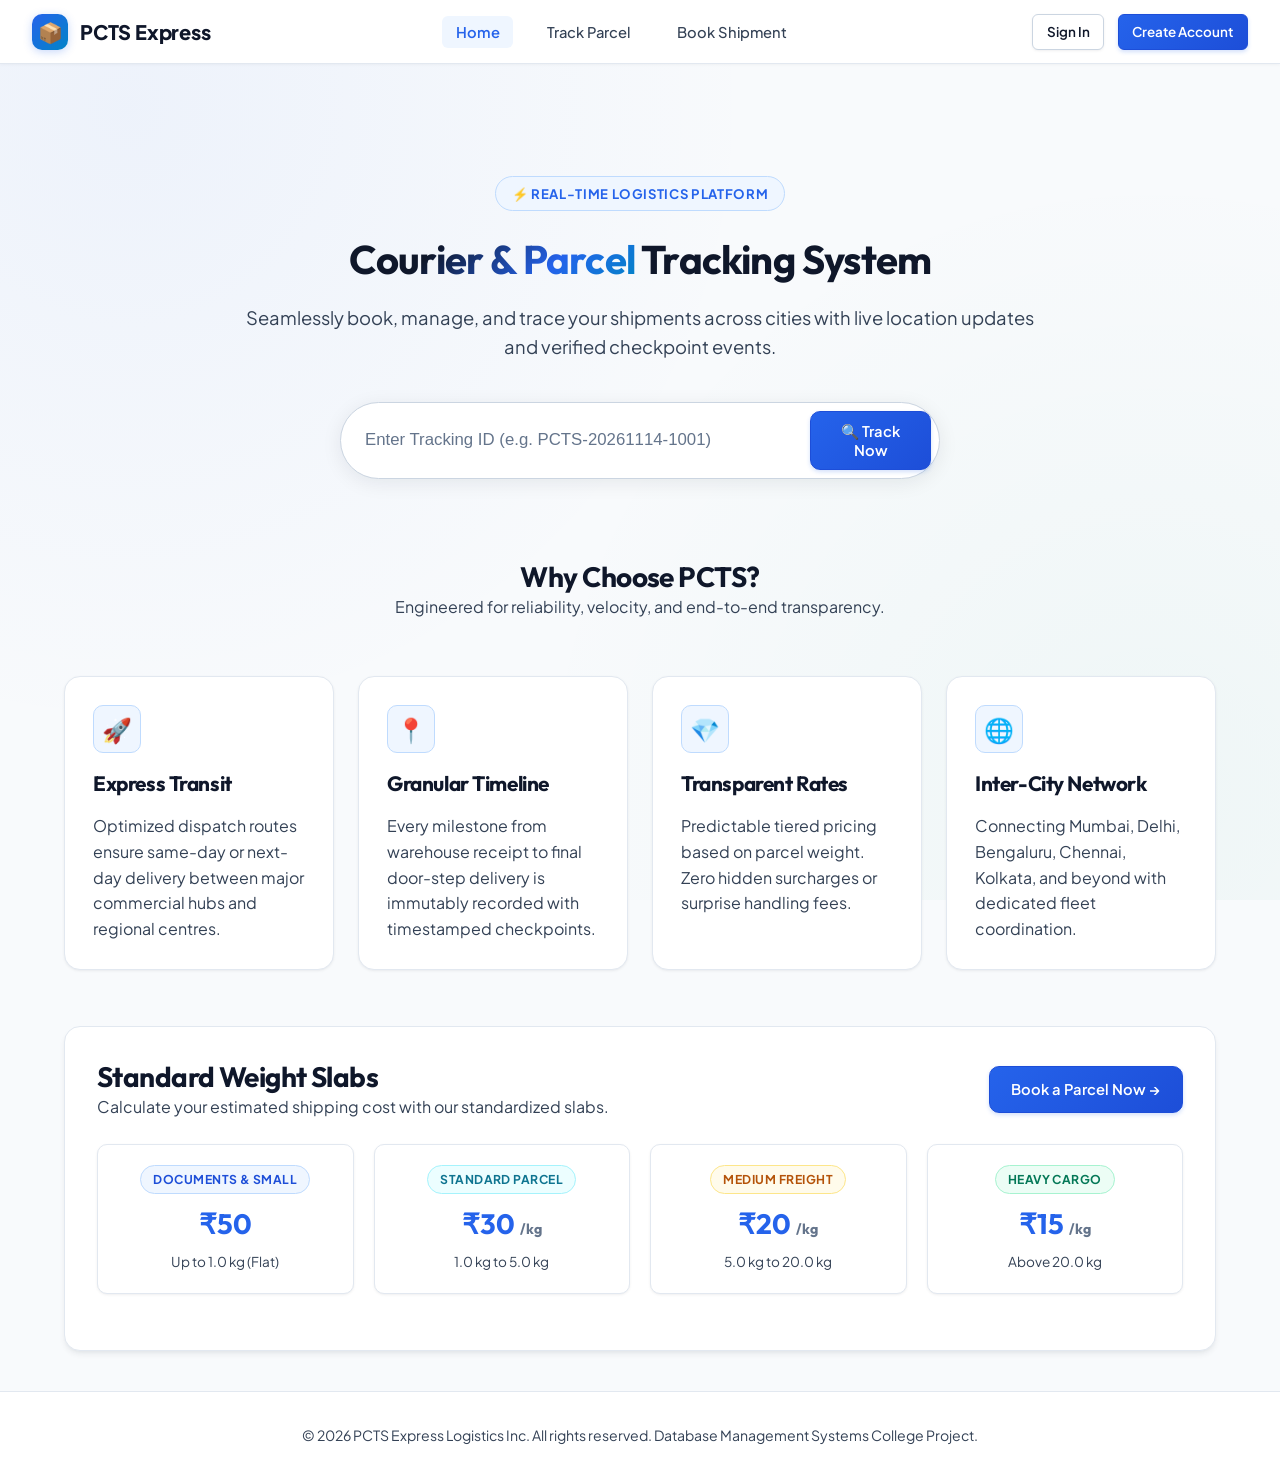
<file: frontend/index.html>
<!DOCTYPE html>
<html lang="en">
<head>
  <meta charset="UTF-8">
  <meta name="viewport" content="width=device-width, initial-scale=1.0">
  <title>PCTS — Smart Parcel & Courier Tracking System</title>
  <meta name="description" content="Track your courier packages in real-time, book shipments instantly, and manage logistics effortlessly with PCTS.">
  <link rel="stylesheet" href="css/style.css">
  <link rel="preconnect" href="https://fonts.googleapis.com">
  <link rel="preconnect" href="https://fonts.gstatic.com" crossorigin>
</head>
<body>
  <!-- Navigation Header -->
  <header>
    <nav class="navbar" aria-label="Main Navigation">
      <a href="index.html" class="nav-brand" id="brandLink">
        <div class="brand-icon">📦</div>
        <span class="brand-title">PCTS Express</span>
      </a>

      <ul class="nav-links">
        <li><a href="index.html" class="nav-link active" id="navHome">Home</a></li>
        <li><a href="track.html" class="nav-link" id="navTrack">Track Parcel</a></li>
        <li><a href="book_parcel.html" class="nav-link" id="navBook">Book Shipment</a></li>
      </ul>

      <div class="nav-auth">
        <a href="login.html" class="btn btn-outline btn-sm" id="navLoginBtn">Sign In</a>
        <a href="register.html" class="btn btn-primary btn-sm" id="navRegisterBtn">Get Started</a>
      </div>
    </nav>
  </header>

  <!-- Main Content -->
  <main class="container">
    <!-- Hero Section -->
    <section class="hero" aria-labelledby="heroTitle">
      <div class="hero-badge">⚡ Real-Time Logistics Platform</div>
      <h1 class="hero-title" id="heroTitle">
        <span class="gradient-text">Courier & Parcel</span> Tracking System
      </h1>
      <p class="hero-subtitle">
        Seamlessly book, manage, and trace your shipments across cities with live location updates and verified checkpoint events.
      </p>

      <!-- Quick Track Bar -->
      <form action="track.html" method="GET" class="search-box" id="quickTrackForm" role="search">
        <input 
          type="text" 
          name="id" 
          id="trackInput" 
          placeholder="Enter Tracking ID (e.g. PCTS-20261114-1001)" 
          required 
          autocomplete="off"
          aria-label="Tracking ID"
        >
        <button type="submit" class="btn btn-primary" id="trackSubmitBtn">
          🔍 Track Now
        </button>
      </form>
    </section>

    <!-- Key Features Grid -->
    <section aria-labelledby="featuresHeading">
      <h2 style="text-align: center; margin-top: 2rem;" id="featuresHeading">Why Choose PCTS?</h2>
      <p style="text-align: center; margin-bottom: 2rem;">Engineered for reliability, velocity, and end-to-end transparency.</p>
      
      <div class="features-grid">
        <article class="feature-card" id="featureSpeed">
          <div class="feature-icon">🚀</div>
          <h3>Express Transit</h3>
          <p>Optimized dispatch routes ensure same-day or next-day delivery between major commercial hubs and regional centres.</p>
        </article>

        <article class="feature-card" id="featureTracking">
          <div class="feature-icon">📍</div>
          <h3>Granular Timeline</h3>
          <p>Every milestone from warehouse receipt to final door-step delivery is immutably recorded with timestamped checkpoints.</p>
        </article>

        <article class="feature-card" id="featurePricing">
          <div class="feature-icon">💎</div>
          <h3>Transparent Rates</h3>
          <p>Predictable tiered pricing based on parcel weight. Zero hidden surcharges or surprise handling fees.</p>
        </article>

        <article class="feature-card" id="featureNetwork">
          <div class="feature-icon">🌐</div>
          <h3>Inter-City Network</h3>
          <p>Connecting Mumbai, Delhi, Bengaluru, Chennai, Kolkata, and beyond with dedicated fleet coordination.</p>
        </article>
      </div>
    </section>

    <!-- Rate Chart Section -->
    <section class="card" aria-labelledby="ratesHeading" style="margin-top: 2rem;">
      <div style="display: flex; justify-content: space-between; align-items: center; flex-wrap: wrap; gap: 1rem;">
        <div>
          <h2 id="ratesHeading">Standard Weight Slabs</h2>
          <p>Calculate your estimated shipping cost with our standardized slabs.</p>
        </div>
        <a href="book_parcel.html" class="btn btn-primary" id="bookNowCta">Book a Parcel Now &rarr;</a>
      </div>

      <div class="pricing-grid">
        <div class="pricing-card" id="slab1">
          <div class="badge badge-booked">Documents & Small</div>
          <div class="pricing-rate">₹50</div>
          <div style="font-size: 0.85rem; color: var(--text-secondary);">Up to 1.0 kg (Flat)</div>
        </div>

        <div class="pricing-card" id="slab2">
          <div class="badge badge-pickedup">Standard Parcel</div>
          <div class="pricing-rate">₹30 <span style="font-size: 0.9rem; color: var(--text-muted);">/kg</span></div>
          <div style="font-size: 0.85rem; color: var(--text-secondary);">1.0 kg to 5.0 kg</div>
        </div>

        <div class="pricing-card" id="slab3">
          <div class="badge badge-intransit">Medium Freight</div>
          <div class="pricing-rate">₹20 <span style="font-size: 0.9rem; color: var(--text-muted);">/kg</span></div>
          <div style="font-size: 0.85rem; color: var(--text-secondary);">5.0 kg to 20.0 kg</div>
        </div>

        <div class="pricing-card" id="slab4">
          <div class="badge badge-delivered">Heavy Cargo</div>
          <div class="pricing-rate">₹15 <span style="font-size: 0.9rem; color: var(--text-muted);">/kg</span></div>
          <div style="font-size: 0.85rem; color: var(--text-secondary);">Above 20.0 kg</div>
        </div>
      </div>
    </section>
  </main>

  <!-- Global Footer -->
  <footer class="footer">
    <p>&copy; 2026 PCTS Express Logistics Inc. All rights reserved. Database Management Systems College Project.</p>
  </footer>

  <script src="js/api.js?v=20261108-v3"></script>
</body>
</html>
</file>
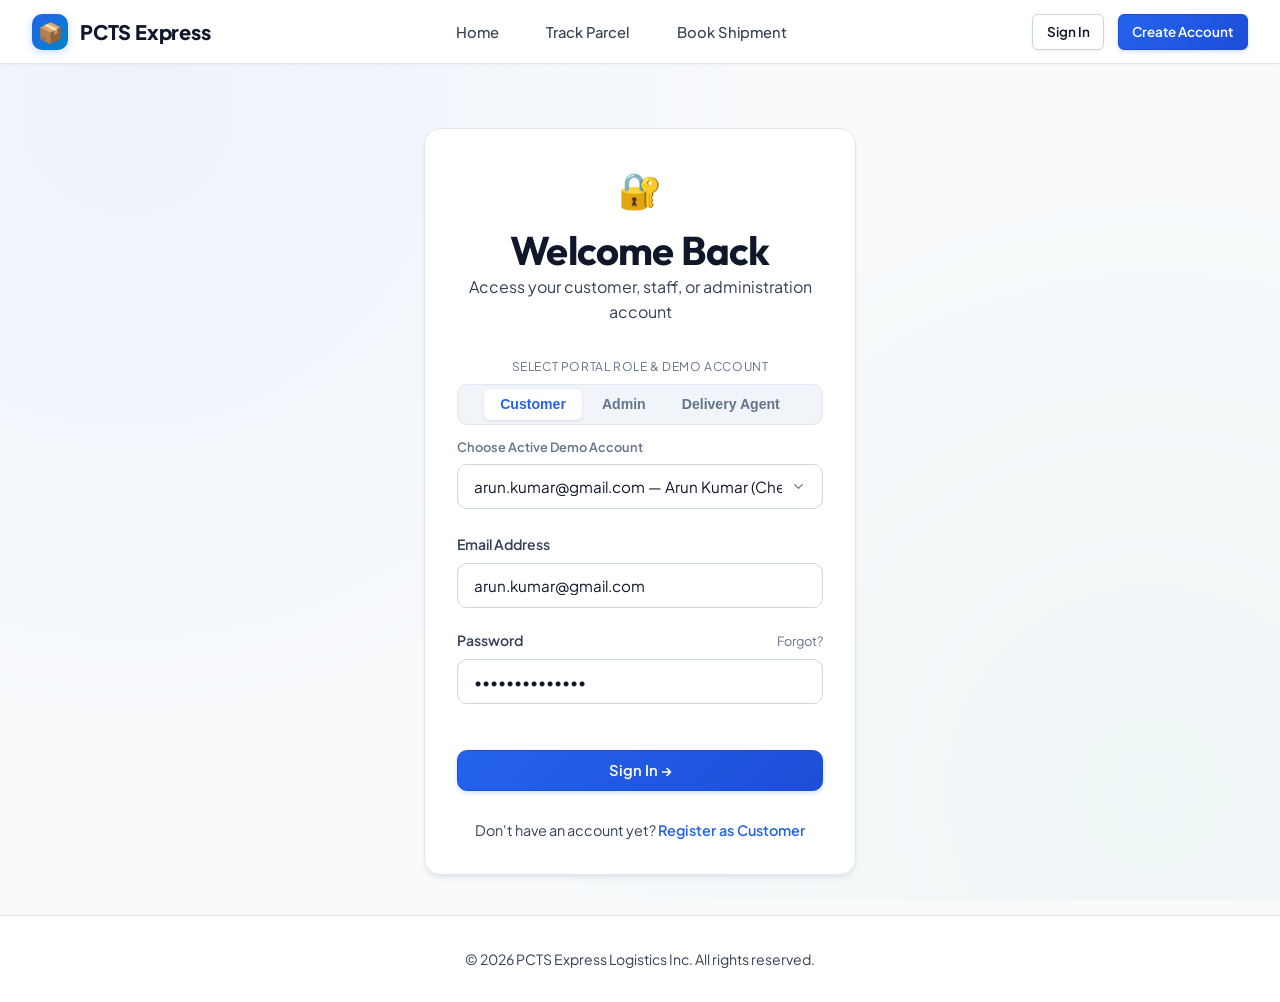
<file: frontend/admin_fleet.html>
<!DOCTYPE html>
<html lang="en">
<head>
  <meta charset="UTF-8">
  <meta name="viewport" content="width=device-width, initial-scale=1.0">
  <title>Fleet & Agents Management — PCTS Admin</title>
  <meta name="description" content="Manage logistics fleet, delivery executives, vehicle assignments, and courier duty statuses.">
  <link rel="stylesheet" href="css/style.css">
  <link rel="preconnect" href="https://fonts.googleapis.com">
  <link rel="preconnect" href="https://fonts.gstatic.com" crossorigin>
</head>
<body>
  <!-- Navigation Header -->
  <header>
    <nav class="navbar" aria-label="Main Navigation">
      <a href="dashboard.html" class="nav-brand" id="brandLink">
        <div class="brand-icon">📦</div>
        <span class="brand-title">PCTS Express &bull; Admin</span>
      </a>

      <ul class="nav-links">
        <li><a href="dashboard.html" class="nav-link" id="navDashboard">Operations Dashboard</a></li>
        <li><a href="book_parcel.html" class="nav-link" id="navBook">Book Parcel</a></li>
        <li><a href="track.html" class="nav-link" id="navTrack">Track Shipment</a></li>
        <li><a href="admin_fleet.html" class="nav-link active" id="navDelivery">Fleet & Agents</a></li>
      </ul>

      <div class="nav-auth">
        <span class="user-badge-pill" id="adminNavBadge">
          <span>🛡️ Admin</span>
          <strong id="adminNavName">Loading...</strong>
        </span>
        <button onclick="logout()" class="btn btn-outline btn-sm" id="logoutBtn">Sign Out</button>
      </div>
    </nav>
  </header>

  <main class="container">
    <!-- Top Action & Title Bar -->
    <div style="display: flex; justify-content: space-between; align-items: center; flex-wrap: wrap; gap: 1rem; margin-bottom: 2rem;">
      <div>
        <h1>Logistics Fleet & Delivery Executives</h1>
        <p>Oversee courier staff, vehicle distribution, field duty statuses, and dispatch assignments</p>
      </div>

      <div style="display: flex; gap: 0.75rem;">
        <button type="button" class="btn btn-primary" onclick="openAddAgentModal()">
          ➕ Register New Agent
        </button>
        <a href="dashboard.html" class="btn btn-outline">
          &larr; Operations Center
        </a>
      </div>
    </div>

    <!-- Fleet KPI Stat Cards -->
    <section class="stat-grid" aria-label="Fleet Metrics">
      <div class="stat-card">
        <div class="stat-label">Total Field Staff</div>
        <div class="stat-value" id="valTotalStaff">0</div>
        <span style="font-size: 0.82rem; color: var(--text-muted);">Registered executives</span>
      </div>

      <div class="stat-card">
        <div class="stat-label">Active on Duty</div>
        <div class="stat-value" id="valActiveStaff" style="color: var(--accent-emerald);">0</div>
        <span style="font-size: 0.82rem; color: var(--accent-emerald);">Ready for dispatch</span>
      </div>

      <div class="stat-card">
        <div class="stat-label">Bikes & Scooters</div>
        <div class="stat-value" id="valBikesCount" style="color: var(--accent-cyan);">0</div>
        <span style="font-size: 0.82rem; color: var(--text-muted);">Rapid city delivery</span>
      </div>

      <div class="stat-card">
        <div class="stat-label">Cargo Vans</div>
        <div class="stat-value" id="valVansCount" style="color: var(--accent-purple);">0</div>
        <span style="font-size: 0.82rem; color: var(--text-muted);">Heavy parcel dispatch</span>
      </div>
    </section>

    <!-- Agents Table Section -->
    <section class="card" style="margin-bottom: 2.5rem;">
      <div style="display: flex; justify-content: space-between; align-items: center; margin-bottom: 1.5rem; flex-wrap: wrap; gap: 1rem;">
        <div>
          <h2>Delivery Personnel Directory</h2>
          <p>Live active roster of all courier staff across regional sorting hubs.</p>
        </div>

        <div style="display: flex; gap: 0.75rem; align-items: center;">
          <input 
            type="text" 
            class="form-control" 
            id="agentSearchInput" 
            placeholder="Search by agent name, phone, vehicle..." 
            style="width: 280px; padding: 0.45rem 0.85rem;"
          >
          <button class="btn btn-outline btn-sm" id="btnRefreshAgents">🔄 Refresh</button>
        </div>
      </div>

      <!-- Responsive Table -->
      <div class="table-responsive">
        <table class="table" id="fleetTable">
          <thead>
            <tr>
              <th scope="col">Agent ID</th>
              <th scope="col">Executive Name</th>
              <th scope="col">Phone Contact</th>
              <th scope="col">Vehicle Registered</th>
              <th scope="col">Assigned Tasks</th>
              <th scope="col">Duty Status</th>
              <th scope="col" style="text-align: right;">Action</th>
            </tr>
          </thead>
          <tbody id="fleetTableBody">
            <tr>
              <td colspan="7" style="text-align: center; padding: 2.5rem; color: var(--text-muted);">
                Loading courier fleet directory...
              </td>
            </tr>
          </tbody>
        </table>
      </div>
    </section>
  </main>

  <!-- Add New Agent Modal Dialog -->
  <div class="modal-backdrop" id="addAgentModal" role="dialog" aria-modal="true" aria-labelledby="addAgentModalTitle">
    <div class="modal-content">
      <div class="modal-header">
        <h3 class="modal-title" id="addAgentModalTitle">Register New Delivery Executive</h3>
        <button type="button" class="modal-close" onclick="closeAddAgentModal()" aria-label="Close Modal">&times;</button>
      </div>

      <form id="addAgentForm">
        <div class="modal-body">
          <div class="form-group">
            <label class="form-label" for="newAgentName">Full Name</label>
            <input type="text" id="newAgentName" class="form-control" placeholder="e.g. Ramesh Chandra" required>
          </div>

          <div class="form-row">
            <div class="form-group">
              <label class="form-label" for="newAgentPhone">Mobile Number</label>
              <input type="tel" id="newAgentPhone" class="form-control" placeholder="e.g. 9876543399" maxlength="10" pattern="[0-9]{10}" required>
            </div>
            <div class="form-group">
              <label class="form-label" for="newAgentVehicle">Vehicle Plate & Model</label>
              <input type="text" id="newAgentVehicle" class="form-control" placeholder="e.g. MH-02-EF-4321 (Bike)" required>
            </div>
          </div>

          <div class="form-group">
            <label class="form-label" for="newAgentEmail">Login Email Address</label>
            <input type="email" id="newAgentEmail" class="form-control" placeholder="e.g. ramesh.delivery@pcts.com" required>
          </div>

          <div class="form-group">
            <label class="form-label" for="newAgentPassword">Initial Password</label>
            <input type="text" id="newAgentPassword" class="form-control" value="Delivery@12345" required>
          </div>
        </div>

        <div class="modal-footer">
          <button type="button" class="btn btn-outline" onclick="closeAddAgentModal()">Cancel</button>
          <button type="submit" class="btn btn-primary" id="btnConfirmAddAgent">Register Executive 🚀</button>
        </div>
      </form>
    </div>
  </div>

  <footer class="footer">
    <p>&copy; 2026 PCTS Express Logistics Inc. All rights reserved.</p>
  </footer>

  <script src="js/api.js?v=20261108-v4"></script>
  <script src="js/admin_fleet.js?v=20261108-v4"></script>
</body>
</html>
</file>
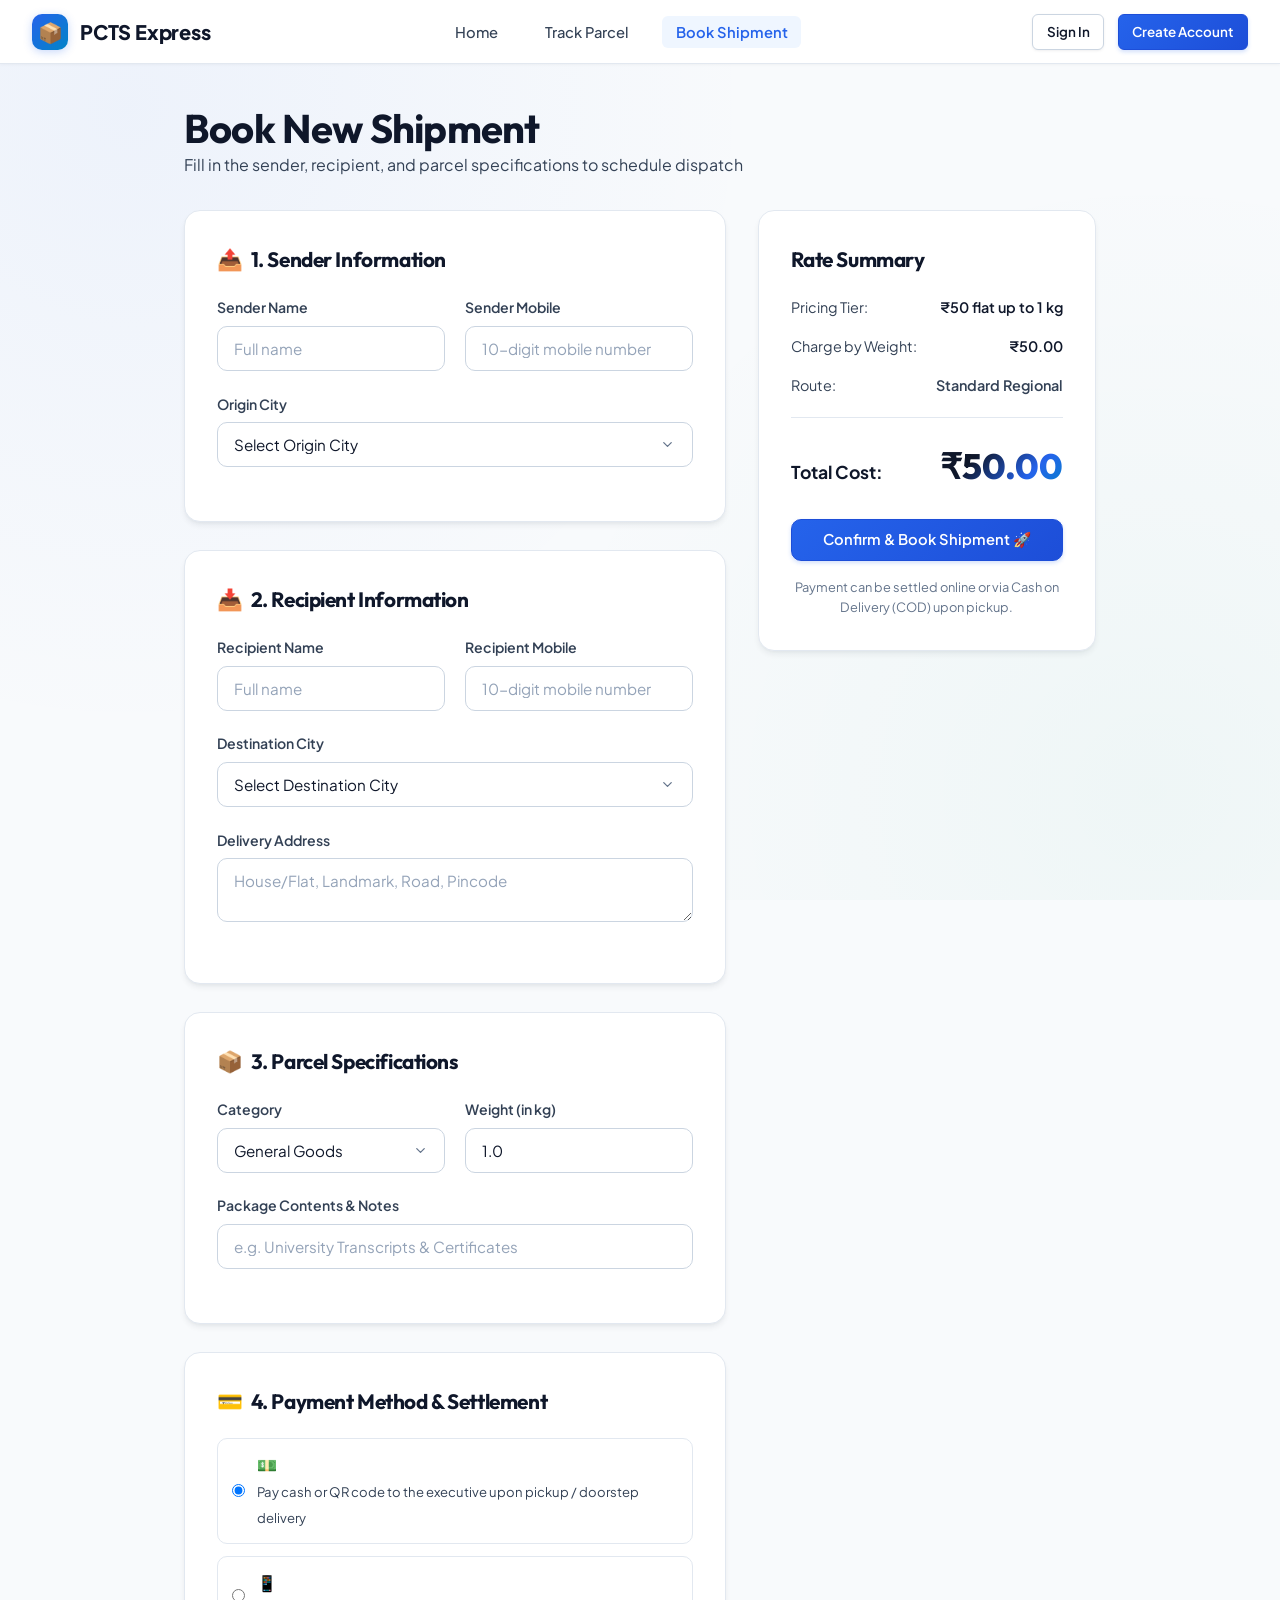
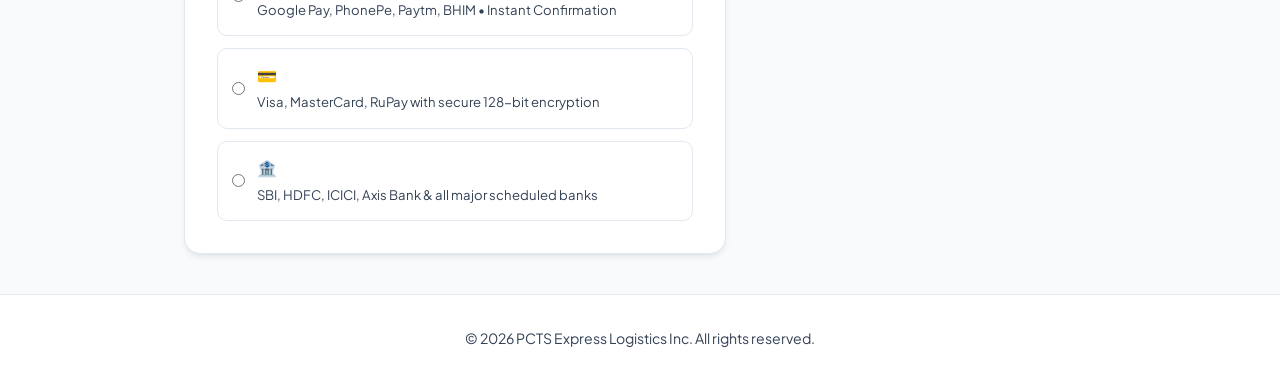
<file: frontend/book_parcel.html>
<!DOCTYPE html>
<html lang="en">
<head>
  <meta charset="UTF-8">
  <meta name="viewport" content="width=device-width, initial-scale=1.0">
  <title>Book a Shipment — PCTS Express</title>
  <meta name="description" content="Book courier and parcel dispatches with instant weight-based rate estimates and real-time tracking generation.">
  <link rel="stylesheet" href="css/style.css">
  <link rel="preconnect" href="https://fonts.googleapis.com">
  <link rel="preconnect" href="https://fonts.gstatic.com" crossorigin>
</head>
<body>
  <!-- Navigation Header -->
  <header>
    <nav class="navbar" aria-label="Main Navigation">
      <a href="index.html" class="nav-brand" id="brandLink">
        <div class="brand-icon">📦</div>
        <span class="brand-title">PCTS Express</span>
      </a>

      <ul class="nav-links">
        <li><a href="index.html" class="nav-link" id="navHome">Home</a></li>
        <li><a href="track.html" class="nav-link" id="navTrack">Track Parcel</a></li>
        <li><a href="book_parcel.html" class="nav-link active" id="navBook">Book Shipment</a></li>
      </ul>

      <div class="nav-auth">
        <span id="userGreeting" style="font-size: 0.88rem; color: var(--text-secondary); display: none;">Hello, <strong id="userName">User</strong></span>
        <a href="login.html" class="btn btn-outline btn-sm" id="authBtn">Sign In</a>
      </div>
    </nav>
  </header>

  <!-- Main Booking Container -->
  <main class="container" style="max-width: 960px;">
    <div style="margin-bottom: 2rem;">
      <h1>Book New Shipment</h1>
      <p>Fill in the sender, recipient, and parcel specifications to schedule dispatch</p>
    </div>

    <!-- Alert / Confirmation Card (Hidden by default) -->
    <div class="alert alert-success" id="bookingSuccessAlert" style="display: none;" role="alert">
      <div>
        <strong>Shipment Booked Successfully!</strong> Your tracking ID is: 
        <a href="track.html" id="successTrackingIdLink" style="font-weight: 800; text-decoration: underline; margin-left: 0.5rem; color: var(--primary);"></a>
      </div>
    </div>

    <form id="parcelBookingForm" method="POST" novalidate>
      <div style="display: grid; grid-template-columns: 1.6fr 1fr; gap: 2rem; align-items: start;">
        
        <!-- Left Column: Form Fields -->
        <div style="display: flex; flex-direction: column; gap: 1.75rem;">
          
          <!-- Sender Details Card -->
          <div class="card" id="senderSection">
            <h3 style="margin-bottom: 1.25rem; display: flex; align-items: center; gap: 0.5rem;">
              <span>📤</span> 1. Sender Information
            </h3>
            
            <div class="form-row">
              <div class="form-group">
                <label class="form-label" for="senderName">Sender Name</label>
                <input type="text" id="senderName" name="senderName" class="form-control" placeholder="Full name" required>
              </div>
              <div class="form-group">
                <label class="form-label" for="senderPhone">Sender Mobile</label>
                <input type="tel" id="senderPhone" name="senderPhone" class="form-control" placeholder="10-digit mobile number" maxlength="10" pattern="[0-9]{10}" required>
              </div>
            </div>

            <div class="form-group">
              <label class="form-label" for="sourceCity">Origin City</label>
              <select id="sourceCity" name="sourceCity" class="form-control" required>
                <option value="" disabled selected>Select Origin City</option>
                <option value="Mumbai">Mumbai</option>
                <option value="Delhi">Delhi</option>
                <option value="Bengaluru">Bengaluru</option>
                <option value="Chennai">Chennai</option>
                <option value="Kolkata">Kolkata</option>
                <option value="Pune">Pune</option>
                <option value="Hyderabad">Hyderabad</option>
                <option value="Ahmedabad">Ahmedabad</option>
              </select>
            </div>
          </div>

          <!-- Receiver Details Card -->
          <div class="card" id="receiverSection">
            <h3 style="margin-bottom: 1.25rem; display: flex; align-items: center; gap: 0.5rem;">
              <span>📥</span> 2. Recipient Information
            </h3>

            <div class="form-row">
              <div class="form-group">
                <label class="form-label" for="receiverName">Recipient Name</label>
                <input type="text" id="receiverName" name="receiverName" class="form-control" placeholder="Full name" required>
              </div>
              <div class="form-group">
                <label class="form-label" for="receiverPhone">Recipient Mobile</label>
                <input type="tel" id="receiverPhone" name="receiverPhone" class="form-control" placeholder="10-digit mobile number" maxlength="10" pattern="[0-9]{10}" required>
              </div>
            </div>

            <div class="form-group">
              <label class="form-label" for="destCity">Destination City</label>
              <select id="destCity" name="destCity" class="form-control" required>
                <option value="" disabled selected>Select Destination City</option>
                <option value="Mumbai">Mumbai</option>
                <option value="Delhi">Delhi</option>
                <option value="Bengaluru">Bengaluru</option>
                <option value="Chennai">Chennai</option>
                <option value="Kolkata">Kolkata</option>
                <option value="Pune">Pune</option>
                <option value="Hyderabad">Hyderabad</option>
                <option value="Ahmedabad">Ahmedabad</option>
              </select>
            </div>

            <div class="form-group">
              <label class="form-label" for="receiverAddress">Delivery Address</label>
              <textarea id="receiverAddress" name="receiverAddress" class="form-control" rows="2" maxlength="255" placeholder="House/Flat, Landmark, Road, Pincode" required></textarea>
            </div>
          </div>

          <!-- Parcel Attributes Card -->
          <div class="card" id="packageSection">
            <h3 style="margin-bottom: 1.25rem; display: flex; align-items: center; gap: 0.5rem;">
              <span>📦</span> 3. Parcel Specifications
            </h3>

            <div class="form-row">
              <div class="form-group">
                <label class="form-label" for="categorySelect">Category</label>
                <select id="categorySelect" name="category" class="form-control" required>
                  <option value="General">General Goods</option>
                  <option value="Document">Documents / Letter</option>
                  <option value="Electronics">Electronics</option>
                  <option value="Fragile">Fragile / Glass</option>
                  <option value="Clothing">Apparel &amp; Textiles</option>
                </select>
              </div>

              <div class="form-group">
                <label class="form-label" for="weightInput">Weight (in kg)</label>
                <input type="number" id="weightInput" name="weight" class="form-control" placeholder="e.g. 2.5" min="0.01" max="500" step="0.01" value="1.0" required>
              </div>
            </div>

            <div class="form-group">
              <label class="form-label" for="parcelDescription">Package Contents & Notes</label>
              <input type="text" id="parcelDescription" name="description" class="form-control" placeholder="e.g. University Transcripts & Certificates">
            </div>
          </div>

          <!-- Payment Method Card -->
          <div class="card" id="paymentSection">
            <h3 style="margin-bottom: 1.25rem; display: flex; align-items: center; gap: 0.5rem;">
              <span>💳</span> 4. Payment Method &amp; Settlement
            </h3>

            <div style="display: flex; flex-direction: column; gap: 0.75rem;">
              <label class="radio-tile" style="display: flex; align-items: center; gap: 0.75rem; padding: 0.85rem; border: 1px solid var(--border-subtle); border-radius: var(--radius-md); cursor: pointer; background: rgba(255,255,255,0.02);">
                <input type="radio" name="paymentOption" value="Cash on Delivery" checked onchange="togglePaymentInputs('COD')">
                <div>
                  <strong style="color: #ffffff; display: block;">💵 Cash on Delivery (COD)</strong>
                  <span style="font-size: 0.82rem; color: var(--text-secondary);">Pay cash or QR code to the executive upon pickup / doorstep delivery</span>
                </div>
              </label>

              <label class="radio-tile" style="display: flex; align-items: center; gap: 0.75rem; padding: 0.85rem; border: 1px solid var(--border-subtle); border-radius: var(--radius-md); cursor: pointer; background: rgba(255,255,255,0.02);">
                <input type="radio" name="paymentOption" value="UPI" onchange="togglePaymentInputs('UPI')">
                <div>
                  <strong style="color: #ffffff; display: block;">📱 Instant UPI / QR (Instant Paid)</strong>
                  <span style="font-size: 0.82rem; color: var(--text-secondary);">Google Pay, PhonePe, Paytm, BHIM &bull; Instant Confirmation</span>
                </div>
              </label>

              <label class="radio-tile" style="display: flex; align-items: center; gap: 0.75rem; padding: 0.85rem; border: 1px solid var(--border-subtle); border-radius: var(--radius-md); cursor: pointer; background: rgba(255,255,255,0.02);">
                <input type="radio" name="paymentOption" value="Card" onchange="togglePaymentInputs('Card')">
                <div>
                  <strong style="color: #ffffff; display: block;">💳 Credit / Debit Card (Instant Paid)</strong>
                  <span style="font-size: 0.82rem; color: var(--text-secondary);">Visa, MasterCard, RuPay with secure 128-bit encryption</span>
                </div>
              </label>

              <label class="radio-tile" style="display: flex; align-items: center; gap: 0.75rem; padding: 0.85rem; border: 1px solid var(--border-subtle); border-radius: var(--radius-md); cursor: pointer; background: rgba(255,255,255,0.02);">
                <input type="radio" name="paymentOption" value="Net Banking" onchange="togglePaymentInputs('Net Banking')">
                <div>
                  <strong style="color: #ffffff; display: block;">🏦 Net Banking (Instant Paid)</strong>
                  <span style="font-size: 0.82rem; color: var(--text-secondary);">SBI, HDFC, ICICI, Axis Bank &amp; all major scheduled banks</span>
                </div>
              </label>
            </div>

            <!-- Online Payment Details Box (Shown when UPI or Card or Net Banking is picked) -->
            <div id="onlinePaymentDetails" style="display: none; margin-top: 1rem; padding: 1rem; background: rgba(56, 189, 248, 0.05); border: 1px dashed var(--accent-cyan); border-radius: var(--radius-md);">
              <div id="upiInputContainer" style="display: none;">
                <label class="form-label" for="upiIdInput">UPI ID (VPA)</label>
                <input type="text" id="upiIdInput" class="form-control" placeholder="e.g. mobile@upi or username@okhdfcbank" value="customer@okaxis">
                <span style="font-size: 0.75rem; color: var(--text-muted); margin-top: 0.25rem; display: block;">Simulated UPI authorization will immediately settle this shipment charge.</span>
              </div>
              <div id="cardInputContainer" style="display: none;">
                <label class="form-label" for="cardNumberInput">Card Number</label>
                <input type="text" id="cardNumberInput" class="form-control" placeholder="4532 •••• •••• 8892" maxlength="19" value="4532 9981 2234 8892">
                <div style="display: grid; grid-template-columns: 1fr 1fr; gap: 0.75rem; margin-top: 0.5rem;">
                  <div>
                    <label class="form-label" for="cardExpiryInput">Expiry</label>
                    <input type="text" id="cardExpiryInput" class="form-control" placeholder="MM/YY" maxlength="5" value="12/28">
                  </div>
                  <div>
                    <label class="form-label" for="cardCvvInput">CVV</label>
                    <input type="password" id="cardCvvInput" class="form-control" placeholder="•••" maxlength="3" value="789">
                  </div>
                </div>
              </div>
              <div id="netBankingContainer" style="display: none;">
                <label class="form-label" for="bankSelect">Select Bank</label>
                <select id="bankSelect" class="form-control">
                  <option value="HDFC">HDFC Bank</option>
                  <option value="SBI">State Bank of India</option>
                  <option value="ICICI">ICICI Bank</option>
                  <option value="Axis">Axis Bank</option>
                </select>
              </div>
            </div>
          </div>

        </div>

        <!-- Right Column: Live Charge Preview & Action Sticky Card -->
        <div style="position: sticky; top: 5.5rem;">
          <div class="card" id="pricingSummaryCard">
            <h3 style="margin-bottom: 1.25rem;">Rate Summary</h3>

            <div style="display: flex; flex-direction: column; gap: 1rem; border-bottom: 1px solid var(--border-subtle); padding-bottom: 1.25rem; margin-bottom: 1.25rem;">
              <div style="display: flex; justify-content: space-between; font-size: 0.9rem;">
                <span style="color: var(--text-secondary);">Pricing Tier:</span>
                <span id="summaryBaseRate" style="font-weight: 600;">₹50 flat up to 1 kg</span>
              </div>
              <div style="display: flex; justify-content: space-between; font-size: 0.9rem;">
                <span style="color: var(--text-secondary);">Charge by Weight:</span>
                <span id="summaryWeightCharge" style="font-weight: 600;">₹0.00</span>
              </div>
              <div style="display: flex; justify-content: space-between; font-size: 0.9rem;">
                <span style="color: var(--text-secondary);">Route:</span>
                <span id="summaryDistance" style="font-weight: 600;">Standard Regional</span>
              </div>
            </div>

            <div style="display: flex; justify-content: space-between; align-items: baseline; margin-bottom: 1.5rem;">
              <span style="font-weight: 700; font-size: 1.1rem;">Total Cost:</span>
              <span class="gradient-text" id="summaryTotalCost" style="font-size: 2.2rem; font-weight: 800; font-family: var(--font-display);">
                ₹50.00
              </span>
            </div>

            <button type="submit" class="btn btn-primary btn-block" id="bookParcelSubmitBtn">
              Confirm & Book Shipment 🚀
            </button>

            <p style="font-size: 0.8rem; text-align: center; color: var(--text-muted); margin-top: 1rem;">
              Payment can be settled online or via Cash on Delivery (COD) upon pickup.
            </p>
          </div>
        </div>

      </div>
    </form>
  </main>

  <footer class="footer">
    <p>&copy; 2026 PCTS Express Logistics Inc. All rights reserved.</p>
  </footer>

  <script src="js/api.js?v=20261108-v3"></script>
  <script src="js/book_parcel.js?v=20261108-v3"></script>
</body>
</html>
</file>
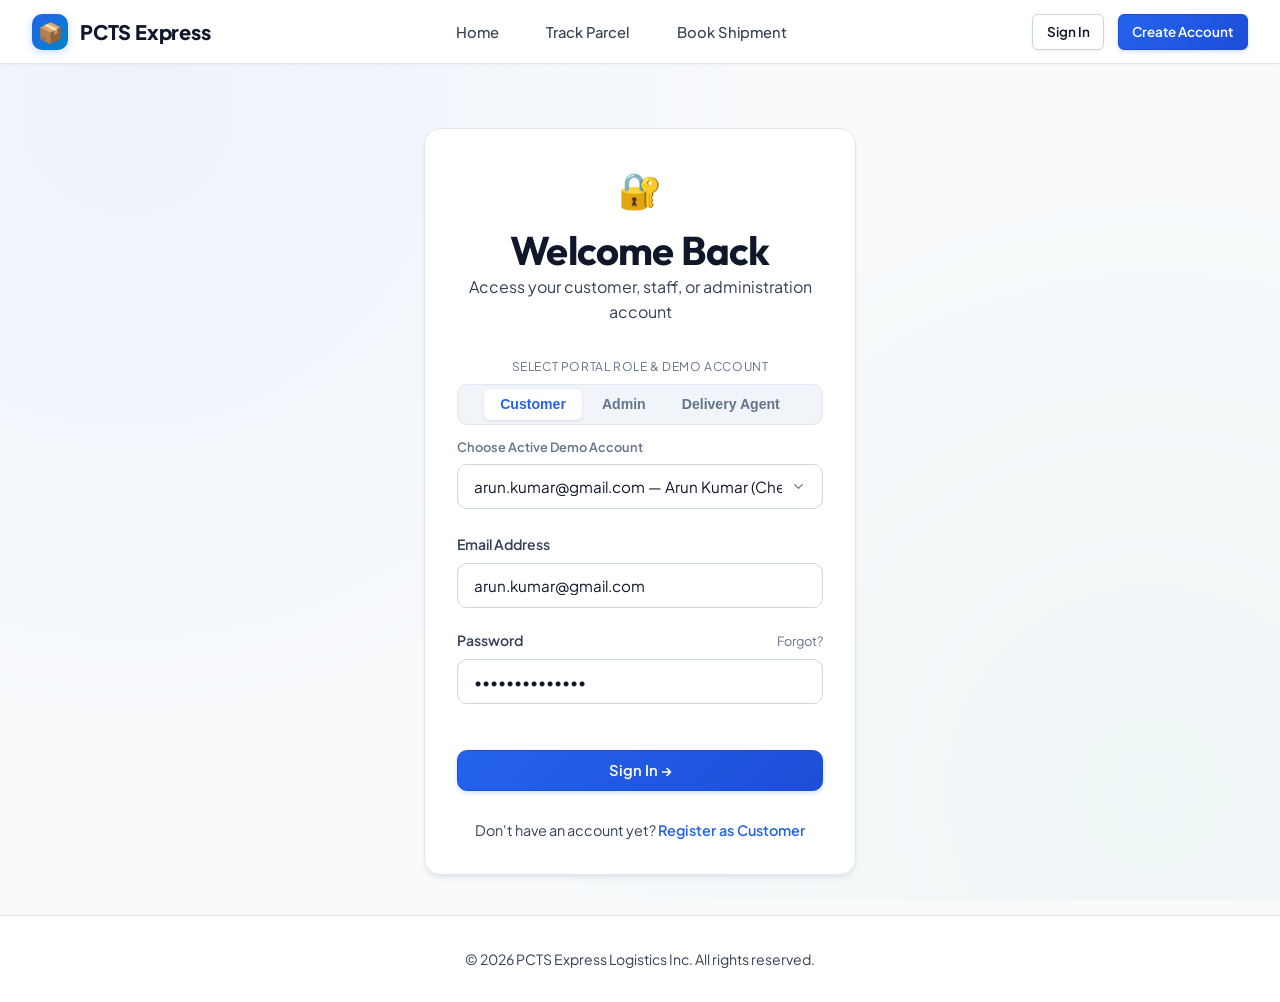
<file: frontend/customer_dashboard.html>
<!DOCTYPE html>
<html lang="en">
<head>
  <meta charset="UTF-8">
  <meta name="viewport" content="width=device-width, initial-scale=1.0">
  <title>Customer Dashboard — PCTS Express</title>
  <meta name="description" content="View your booked shipments, live transit milestones, delivery receipts, and settlement statuses.">
  <link rel="stylesheet" href="css/style.css">
  <link rel="preconnect" href="https://fonts.googleapis.com">
  <link rel="preconnect" href="https://fonts.gstatic.com" crossorigin>
</head>
<body>
  <!-- Navigation Header -->
  <header>
    <nav class="navbar" aria-label="Main Navigation">
      <a href="customer_dashboard.html" class="nav-brand" id="brandLink">
        <div class="brand-icon">📦</div>
        <span class="brand-title">PCTS Express &bull; Customer</span>
      </a>

      <ul class="nav-links">
        <li><a href="customer_dashboard.html" class="nav-link active" id="navCustomerDashboard">My Shipments</a></li>
        <li><a href="book_parcel.html" class="nav-link" id="navBook">Book Shipment</a></li>
        <li><a href="track.html" class="nav-link" id="navTrack">Track Parcel</a></li>
      </ul>

      <div class="nav-auth">
        <span class="user-badge-pill" id="customerNavBadge">
          <span>👤 Customer</span>
          <strong id="customerNavName">Loading...</strong>
        </span>
        <button onclick="logout()" class="btn btn-outline btn-sm" id="logoutBtn">Sign Out</button>
      </div>
    </nav>
  </header>

  <main class="container">
    <!-- Top Greeting Bar -->
    <div style="display: flex; justify-content: space-between; align-items: center; flex-wrap: wrap; gap: 1rem; margin-bottom: 2rem;">
      <div>
        <h1 id="welcomeCustomerHeading">My Shipments & Orders</h1>
        <p>Monitor package transit status, live checkpoint updates, and billing receipts</p>
      </div>

      <div style="display: flex; gap: 0.75rem;">
        <a href="book_parcel.html" class="btn btn-primary" id="btnCustomerNewBooking">
          ➕ Book New Shipment
        </a>
        <a href="track.html" class="btn btn-outline" id="btnCustomerTrack">
          🔍 Track by ID
        </a>
      </div>
    </div>

    <!-- Customer KPI Stat Grid -->
    <section class="stat-grid" aria-label="Customer Metrics">
      <div class="stat-card" id="cardTotalBooked">
        <div class="stat-label">Total Shipments</div>
        <div class="stat-value" id="valTotalBooked">0</div>
        <span style="font-size: 0.82rem; color: var(--text-muted);">Registered parcels</span>
      </div>

      <div class="stat-card" id="cardActiveTransit">
        <div class="stat-label">Active in Transit</div>
        <div class="stat-value" id="valActiveTransit" style="color: var(--accent-amber);">0</div>
        <span style="font-size: 0.82rem; color: var(--accent-amber);">En route to destination</span>
      </div>

      <div class="stat-card" id="cardDelivered">
        <div class="stat-label">Delivered</div>
        <div class="stat-value" id="valDelivered" style="color: var(--accent-emerald);">0</div>
        <span style="font-size: 0.82rem; color: var(--accent-emerald);">Safely fulfilled</span>
      </div>

      <div class="stat-card" id="cardTotalSpent">
        <div class="stat-label">Total Shipping Value</div>
        <div class="stat-value" id="valTotalSpent" style="color: var(--primary);">₹0.00</div>
        <span style="font-size: 0.82rem; color: var(--text-muted);" id="valPendingCOD">All settlements clear</span>
      </div>
    </section>

    <!-- Customer Parcels List Card -->
    <section class="card" style="margin-bottom: 2.5rem;">
      <!-- Filter Bar -->
      <div class="filter-bar">
        <div class="tabs" role="tablist" id="customerStatusFilterTabs">
          <button type="button" class="tab-btn active" data-filter="ALL" id="tabCustomerAll">All Shipments</button>
          <button type="button" class="tab-btn" data-filter="Booked" id="tabCustomerBooked">Booked</button>
          <button type="button" class="tab-btn" data-filter="In Transit" id="tabCustomerTransit">In Transit</button>
          <button type="button" class="tab-btn" data-filter="Out for Delivery" id="tabCustomerOut">Out for Delivery</button>
          <button type="button" class="tab-btn" data-filter="Delivered" id="tabCustomerDelivered">Delivered</button>
        </div>

        <div style="display: flex; gap: 0.75rem; align-items: center;">
          <input 
            type="text" 
            class="form-control" 
            id="customerTableSearch" 
            placeholder="Search by Tracking ID, recipient, city..." 
            style="width: 260px; padding: 0.45rem 0.85rem;"
          >
          <button class="btn btn-outline btn-sm" id="btnRefreshCustomerData">🔄 Refresh</button>
        </div>
      </div>

      <!-- Parcels Table -->
      <div class="table-responsive">
        <table class="table" id="customerParcelsTable">
          <thead>
            <tr>
              <th scope="col">Tracking ID</th>
              <th scope="col">Recipient</th>
              <th scope="col">Route</th>
              <th scope="col">Type & Weight</th>
              <th scope="col">Booked On</th>
              <th scope="col">Status</th>
              <th scope="col">Payment</th>
              <th scope="col" style="text-align: right;">Action</th>
            </tr>
          </thead>
          <tbody id="customerTableBody">
            <tr>
              <td colspan="8" style="text-align: center; padding: 2.5rem; color: var(--text-muted);">
                Loading your shipments from database...
              </td>
            </tr>
          </tbody>
        </table>
      </div>
    </section>

    <!-- Profile & Account Details Card -->
    <section class="card" style="margin-bottom: 2rem;">
      <h3 style="margin-bottom: 1rem;">Customer Profile</h3>
      <div class="detail-grid">
        <div class="detail-item">
          <div class="detail-label">Full Name</div>
          <div class="detail-val" id="profileFullName">—</div>
        </div>
        <div class="detail-item">
          <div class="detail-label">Email Address</div>
          <div class="detail-val" id="profileEmail">—</div>
        </div>
        <div class="detail-item">
          <div class="detail-label">Registered Phone</div>
          <div class="detail-val" id="profilePhone">—</div>
        </div>
        <div class="detail-item">
          <div class="detail-label">City & Address</div>
          <div class="detail-val" id="profileCity">—</div>
        </div>
      </div>
    </section>
  </main>

  <!-- Online Settlement Modal for Customer -->
  <div class="modal-backdrop" id="custPayModal" role="dialog" aria-modal="true" aria-labelledby="custPayModalTitle">
    <div class="modal-content">
      <div class="modal-header">
        <h3 class="modal-title" id="custPayModalTitle">Online Payment Settlement</h3>
        <button type="button" class="modal-close" onclick="closeCustPayModal()" aria-label="Close Modal">&times;</button>
      </div>

      <form id="custPayForm">
        <div class="modal-body">
          <p style="font-size: 0.9rem; color: var(--text-secondary); margin-bottom: 1.25rem;">
            Instant settlement for your shipment. Updates immediately across logistics and dispatch checkpoints.
          </p>

          <div class="form-group">
            <label class="form-label">Tracking ID</label>
            <input type="text" id="custPayTrackingId" class="form-control" readonly>
          </div>

          <div class="form-group">
            <label class="form-label">Total Payable Amount</label>
            <input type="text" id="custPayAmount" class="form-control" readonly style="font-weight: 700; color: var(--primary);">
          </div>

          <div class="form-group">
            <label class="form-label" for="custPaymentMethod">Select Payment Method</label>
            <select id="custPaymentMethod" class="form-control" required>
              <option value="UPI">UPI (Google Pay, PhonePe, Paytm)</option>
              <option value="Card">Credit / Debit Card</option>
              <option value="Net Banking">Net Banking (Instant Settlement)</option>
            </select>
          </div>
        </div>

        <div class="modal-footer">
          <button type="button" class="btn btn-outline" onclick="closeCustPayModal()">Cancel</button>
          <button type="submit" class="btn btn-primary" id="btnConfirmCustPay">Confirm & Pay Now 🔒</button>
        </div>
      </form>
    </div>
  </div>

  <footer class="footer">
    <p>&copy; 2026 PCTS Express Logistics Inc. All rights reserved.</p>
  </footer>

  <script src="js/api.js?v=20261108-v3"></script>
  <script src="js/customer.js?v=20261108-v3"></script>
</body>
</html>
</file>
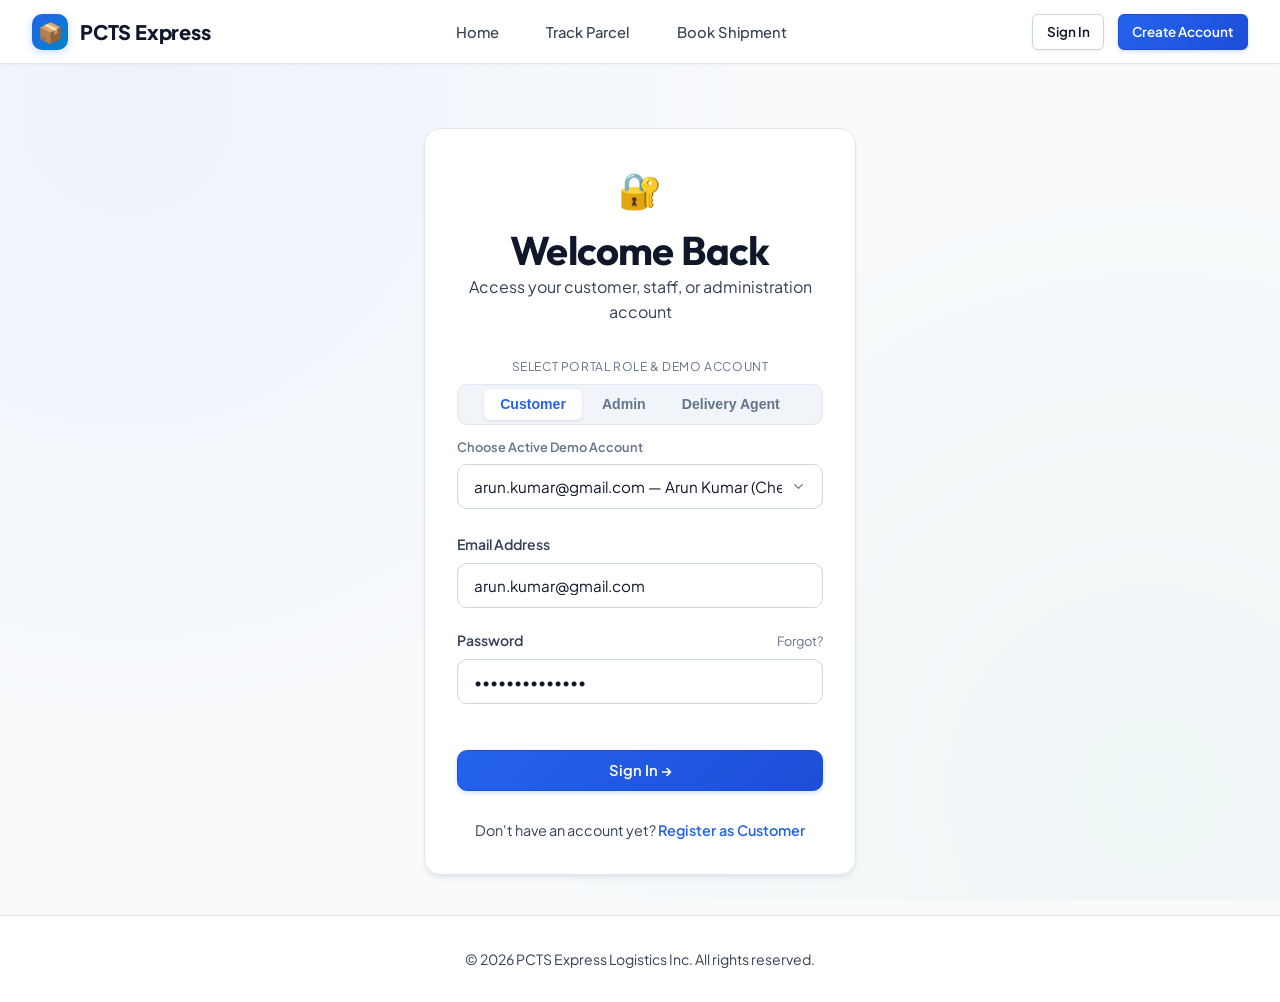
<file: frontend/dashboard.html>
<!DOCTYPE html>
<html lang="en">

<head>
  <meta charset="UTF-8">
  <meta name="viewport" content="width=device-width, initial-scale=1.0">
  <title>Admin Dashboard — PCTS Operations</title>
  <meta name="description"
    content="Manage logistics network, assign delivery agents, oversee parcel transit statuses, and analyze revenue metrics.">
  <link rel="stylesheet" href="css/style.css">
  <link rel="preconnect" href="https://fonts.googleapis.com">
  <link rel="preconnect" href="https://fonts.gstatic.com" crossorigin>
</head>

<body>
  <!-- Navigation Header -->
  <header>
    <nav class="navbar" aria-label="Main Navigation">
      <a href="index.html" class="nav-brand" id="brandLink">
        <div class="brand-icon">📦</div>
        <span class="brand-title">PCTS Express &bull; Admin</span>
      </a>

      <ul class="nav-links">
        <li><a href="dashboard.html" class="nav-link active" id="navDashboard">Dashboard</a></li>
        <li><a href="track.html" class="nav-link" id="navTrack">Track</a></li>
        <li><a href="book_parcel.html" class="nav-link" id="navBook">New Booking</a></li>
        <li><a href="admin_fleet.html" class="nav-link" id="navDelivery">Fleet & Agents</a></li>
      </ul>

      <div class="nav-auth">
        <span class="user-badge-pill" id="adminNavBadge">
          <span>🛡️ Admin</span>
          <strong id="adminNavName">Loading...</strong>
        </span>
        <button onclick="logout()" class="btn btn-outline btn-sm" id="logoutBtn">Sign Out</button>
      </div>
    </nav>
  </header>

  <main class="container">
    <!-- Top Action & Title Bar -->
    <div
      style="display: flex; justify-content: space-between; align-items: center; flex-wrap: wrap; gap: 1rem; margin-bottom: 2rem;">
      <div>
        <h1>Operations Command Center</h1>
        <p>Live inventory, fleet distribution, and parcel status management</p>
      </div>

      <div style="display: flex; gap: 0.75rem;">
        <a href="book_parcel.html" class="btn btn-primary" id="btnAdminNewBooking">
          ➕ Book Parcel
        </a>
        <button type="button" class="btn btn-outline" id="btnExportReport">
          📄 Export PDF Report
        </button>
      </div>
    </div>

    <!-- Summary KPI Stat Cards -->
    <section class="stat-grid" aria-label="System Metrics">
      <div class="stat-card" id="cardTotalParcels">
        <div class="stat-label">Total Shipments</div>
        <div class="stat-value" id="valTotalParcels">1,428</div>
        <span style="font-size: 0.8rem; color: var(--accent-emerald);">↑ 14% this week</span>
      </div>

      <div class="stat-card" id="cardActiveDeliveries">
        <div class="stat-label">Active in Transit</div>
        <div class="stat-value" id="valActiveDeliveries" style="color: var(--accent-amber);">312</div>
        <span style="font-size: 0.8rem; color: var(--text-muted);">Across 8 primary hubs</span>
      </div>

      <div class="stat-card" id="cardDeliveredParcels">
        <div class="stat-label">Successfully Delivered</div>
        <div class="stat-value" id="valDeliveredParcels" style="color: var(--accent-emerald);">1,084</div>
        <span style="font-size: 0.8rem; color: var(--text-muted);">98.2% on-time fulfillment</span>
      </div>

      <div class="stat-card" id="cardTotalRevenue">
        <div class="stat-label">Gross Revenue</div>
        <div class="stat-value" id="valTotalRevenue" style="color: var(--accent-cyan);">₹1,84,650</div>
        <span style="font-size: 0.8rem; color: var(--accent-emerald);">₹12,400 pending collection</span>
      </div>
    </section>

    <!-- Parcel Management Section -->
    <section class="card" id="parcelsTableCard">
      <!-- Filter and Search Header -->
      <div class="filter-bar">
        <div class="tabs" role="tablist" id="statusFilterTabs">
          <button type="button" class="tab-btn active" data-filter="ALL" id="tabFilterAll">All Parcels</button>
          <button type="button" class="tab-btn" data-filter="Booked" id="tabFilterBooked">Booked</button>
          <button type="button" class="tab-btn" data-filter="In Transit" id="tabFilterTransit">In Transit</button>
          <button type="button" class="tab-btn" data-filter="Out for Delivery" id="tabFilterOut">Out for
            Delivery</button>
          <button type="button" class="tab-btn" data-filter="Delivered" id="tabFilterDelivered">Delivered</button>
        </div>

        <div style="display: flex; gap: 0.75rem; align-items: center;">
          <input type="text" class="form-control" id="adminTableSearch" placeholder="Search by ID, name, city..."
            style="width: 240px; padding: 0.45rem 0.85rem;">
          <button class="btn btn-outline btn-sm" id="btnRefreshTable">🔄 Refresh</button>
        </div>
      </div>

      <!-- Responsive Table -->
      <div class="table-responsive">
        <table class="table" id="adminParcelsTable">
          <thead>
            <tr>
              <th scope="col">Tracking ID</th>
              <th scope="col">Sender</th>
              <th scope="col">Recipient</th>
              <th scope="col">Route</th>
              <th scope="col">Weight</th>
              <th scope="col">Status</th>
              <th scope="col">Payment</th>
              <th scope="col">Assigned Agent</th>
              <th scope="col" style="text-align: right;">Action</th>
            </tr>
          </thead>
          <tbody id="adminTableBody">
            <tr>
              <td colspan="9" style="text-align: center; padding: 2.5rem; color: var(--text-muted);">
                Connecting to logistics database...
              </td>
            </tr>
          </tbody>
        </table>
      </div>

      <!-- Pagination / Footer Info -->
      <div
        style="display: flex; justify-content: space-between; align-items: center; margin-top: 1.5rem; font-size: 0.85rem; color: var(--text-secondary);">
        <span>Showing 1–4 of 1,428 shipments</span>
        <div style="display: flex; gap: 0.5rem;">
          <button class="btn btn-outline btn-sm" disabled>&larr; Previous</button>
          <button class="btn btn-outline btn-sm">Next &rarr;</button>
        </div>
      </div>
    </section>
  </main>

  <!-- Assign Agent Modal Dialog -->
  <div class="modal-backdrop" id="assignModal" role="dialog" aria-modal="true" aria-labelledby="assignModalTitle">
    <div class="modal-content">
      <div class="modal-header">
        <h3 class="modal-title" id="assignModalTitle">Assign Delivery Agent</h3>
        <button type="button" class="modal-close" onclick="closeAssignModal()" aria-label="Close Modal">&times;</button>
      </div>

      <form id="assignAgentForm">
        <div class="modal-body">
          <div class="form-group">
            <label class="form-label" for="modalTrackingId">Parcel Tracking ID</label>
            <input type="text" id="modalTrackingId" class="form-control" readonly>
          </div>

          <div class="form-group">
            <label class="form-label" for="modalAgentSelect">Select Available Agent</label>
            <select id="modalAgentSelect" class="form-control" required>
              <option value="" disabled selected>Choose a delivery executive</option>
            </select>
          </div>

          <div class="form-group">
            <label class="form-label" for="modalAssignNotes">Assignment Instructions (Optional)</label>
            <input type="text" id="modalAssignNotes" class="form-control"
              placeholder="e.g. Priority door delivery before 4 PM">
          </div>
        </div>

        <div class="modal-footer">
          <button type="button" class="btn btn-outline" onclick="closeAssignModal()">Cancel</button>
          <button type="submit" class="btn btn-primary" id="btnConfirmAssign">Confirm Assignment</button>
        </div>
      </form>
    </div>
  </div>

  <!-- Payment Management Modal Dialog -->
  <div class="modal-backdrop" id="paymentModal" role="dialog" aria-modal="true" aria-labelledby="paymentModalTitle">
    <div class="modal-content">
      <div class="modal-header">
        <h3 class="modal-title" id="paymentModalTitle">Update Payment Information</h3>
        <button type="button" class="modal-close" onclick="closePaymentModal()"
          aria-label="Close Modal">&times;</button>
      </div>

      <form id="paymentUpdateForm">
        <div class="modal-body">
          <div class="form-group">
            <label class="form-label" for="paymentTrackingId">Parcel Tracking ID</label>
            <input type="text" id="paymentTrackingId" class="form-control" readonly>
          </div>

          <input type="hidden" id="paymentParcelId">

          <div class="form-group">
            <label class="form-label" for="paymentAmount">Payment Amount (₹)</label>
            <input type="number" id="paymentAmount" class="form-control" step="0.01" min="0" required>
          </div>

          <div class="form-group">
            <label class="form-label" for="paymentStatus">Payment Status</label>
            <select id="paymentStatus" class="form-control" required>
              <option value="Pending">Pending</option>
              <option value="Paid">Paid</option>
              <option value="Failed">Failed</option>
            </select>
          </div>

          <div class="form-group">
            <label class="form-label" for="paymentMethod">Payment Method</label>
            <select id="paymentMethod" class="form-control" required>
              <option value="Cash">Cash on Delivery</option>
              <option value="Card">Credit/Debit Card</option>
              <option value="UPI">UPI</option>
              <option value="Net Banking">Net Banking</option>
              <option value="Wallet">Digital Wallet</option>
            </select>
          </div>

          <div class="form-group">
            <label class="form-label" for="paymentNotes">Transaction Notes (Optional)</label>
            <input type="text" id="paymentNotes" class="form-control" placeholder="e.g. Collected by delivery agent">
          </div>
        </div>

        <div class="modal-footer">
          <button type="button" class="btn btn-outline" onclick="closePaymentModal()">Cancel</button>
          <button type="submit" class="btn btn-primary" id="btnConfirmPayment">Update Payment</button>
        </div>
      </form>
    </div>
  </div>

  <footer class="footer">
    <p>&copy; 2026 PCTS Express Logistics Inc. All rights reserved.</p>
  </footer>

  <script src="js/api.js?v=20261108-v3"></script>
  <script src="js/dashboard.js?v=20261108-v3"></script>
</body>

</html>
</file>
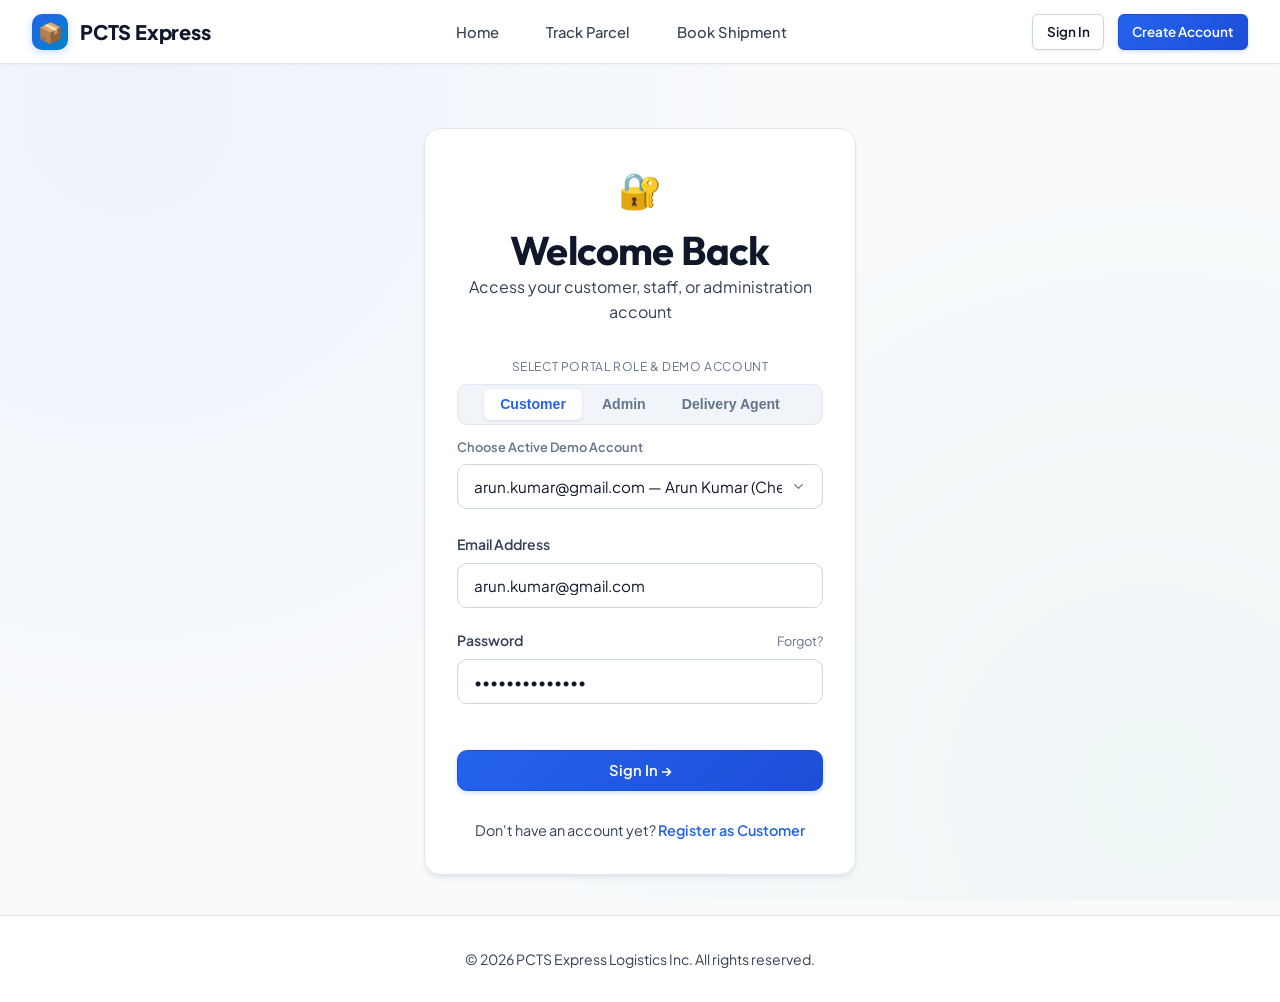
<file: frontend/delivery_dashboard.html>
<!DOCTYPE html>
<html lang="en">
<head>
  <meta charset="UTF-8">
  <meta name="viewport" content="width=device-width, initial-scale=1.0">
  <title>Delivery Agent Portal — PCTS Field Operations</title>
  <meta name="description" content="Delivery agent task workspace for managing assigned courier routes, updating checkpoint status, and marking successful deliveries.">
  <link rel="stylesheet" href="css/style.css">
  <link rel="preconnect" href="https://fonts.googleapis.com">
  <link rel="preconnect" href="https://fonts.gstatic.com" crossorigin>
</head>
<body>
  <!-- Navigation Header -->
  <header>
    <nav class="navbar" aria-label="Main Navigation">
      <a href="index.html" class="nav-brand" id="brandLink">
        <div class="brand-icon">🚚</div>
        <span class="brand-title">PCTS Express &bull; Field Operations</span>
      </a>

      <ul class="nav-links">
        <li><a href="delivery_dashboard.html" class="nav-link active" id="navDeliveryHome">My Tasks</a></li>
        <li><a href="track.html" class="nav-link" id="navTrack">Search Tracking</a></li>
      </ul>

      <div class="nav-auth">
        <span class="user-badge-pill" id="agentNavBadge">
          <span>🚚 Courier</span>
          <strong id="agentHeaderName">Loading...</strong>
        </span>
        <button onclick="logout()" class="btn btn-outline btn-sm" id="logoutBtn">Logout</button>
      </div>
    </nav>
  </header>

  <main class="container">
    <!-- Agent Profile Card -->
    <section class="card" id="agentProfileCard" style="margin-bottom: 2rem;">
      <div style="display: flex; justify-content: space-between; align-items: center; flex-wrap: wrap; gap: 1.5rem;">
        <div style="display: flex; align-items: center; gap: 1.25rem;">
          <div style="width: 58px; height: 58px; border-radius: 50%; background: linear-gradient(135deg, var(--accent-emerald) 0%, var(--primary) 100%); display: flex; align-items: center; justify-content: center; font-size: 1.75rem; color: #ffffff;">
            🛵
          </div>
          <div>
            <h1 style="font-size: 1.6rem; margin-bottom: 0.2rem;" id="agentNameTitle">Ravi Varma</h1>
            <p style="font-size: 0.88rem; margin: 0;" id="agentSubtitle">Zone: <strong>Active Courier Fleet</strong> &bull; Role: <strong>Verified Courier</strong></p>
          </div>
        </div>

        <div style="display: flex; gap: 1rem; flex-wrap: wrap;">
          <div class="stat-card" style="padding: 0.75rem 1.25rem; min-width: 140px; margin-bottom: 0;">
            <div class="stat-label">Pending Today</div>
            <div class="stat-value" style="font-size: 1.4rem; color: var(--accent-amber);" id="agentPendingCount">3</div>
          </div>
          <div class="stat-card" style="padding: 0.75rem 1.25rem; min-width: 140px; margin-bottom: 0;">
            <div class="stat-label">Completed</div>
            <div class="stat-value" style="font-size: 1.4rem; color: var(--accent-emerald);" id="agentCompletedCount">8</div>
          </div>
        </div>
      </div>
    </section>

    <!-- Task List Section -->
    <section class="card" id="assignedTasksSection">
      <div style="display: flex; justify-content: space-between; align-items: center; margin-bottom: 1.5rem; flex-wrap: wrap; gap: 1rem;">
        <div>
          <h2>Assigned Deliveries for Today</h2>
          <p>Scan and update parcel checkpoints as you make progress along your route.</p>
        </div>

        <div class="tabs" role="tablist" id="deliveryFilterTabs">
          <button type="button" class="tab-btn active" id="tabActiveTasks">Active (3)</button>
          <button type="button" class="tab-btn" id="tabCompletedTasks">Completed (8)</button>
        </div>
      </div>

      <!-- Task Items Table -->
      <div class="table-responsive">
        <table class="table" id="deliveryTasksTable">
          <thead>
            <tr>
              <th scope="col">Tracking ID</th>
              <th scope="col">Recipient Details</th>
              <th scope="col">Delivery Address</th>
              <th scope="col">Weight / Type</th>
              <th scope="col">Payment / COD</th>
              <th scope="col">Current Status</th>
              <th scope="col" style="text-align: right;">Action</th>
            </tr>
          </thead>
          <tbody id="agentTasksBody">
            <tr>
              <td colspan="7" style="text-align: center; padding: 2.5rem; color: var(--text-muted);">
                Loading assigned deliveries...
              </td>
            </tr>
          </tbody>
        </table>
      </div>
    </section>
  </main>

  <!-- Update Status Checkpoint Modal -->
  <div class="modal-backdrop" id="updateStatusModal" role="dialog" aria-modal="true" aria-labelledby="updateModalTitle">
    <div class="modal-content">
      <div class="modal-header">
        <h3 class="modal-title" id="updateModalTitle">Update Delivery Milestone</h3>
        <button type="button" class="modal-close" onclick="closeUpdateModal()" aria-label="Close Modal">&times;</button>
      </div>

      <form id="updateCheckpointForm">
        <div class="modal-body">
          <div id="modalPaymentWarning" style="display: none; padding: 0.9rem 1rem; border-radius: 8px; margin-bottom: 1.25rem; background-color: #fff1f2; border: 1.5px solid #fecdd3; color: #9f1239; font-size: 0.88rem;">
            <div style="display: flex; align-items: center; justify-content: space-between; flex-wrap: wrap; gap: 0.75rem;">
              <div>
                <strong style="display: block; font-size: 0.92rem; margin-bottom: 0.2rem;">⛔ Payment Pending:</strong>
                <span id="modalPaymentWarningText">COD payment must be collected before completing delivery!</span>
              </div>
              <button type="button" class="btn btn-sm" id="btnModalCollectCash" style="background-color: #059669; color: #ffffff; padding: 0.4rem 0.85rem; font-size: 0.82rem; border: none; border-radius: 6px; font-weight: 600; cursor: pointer; display: inline-flex; align-items: center; gap: 0.35rem;">
                💵 Collect Cash Now
              </button>
            </div>
          </div>

          <div class="form-group">
            <label class="form-label" for="updateTrackingId">Parcel Tracking ID</label>
            <input type="text" id="updateTrackingId" class="form-control" readonly>
          </div>

          <div class="form-group">
            <label class="form-label" for="newStatusSelect">New Checkpoint Status</label>
            <select id="newStatusSelect" class="form-control" required>
              <option value="Picked Up">Picked Up</option>
              <option value="In Transit">In Transit</option>
              <option value="At Warehouse">At Warehouse</option>
              <option value="Out for Delivery">Out for Delivery</option>
              <option value="Delivered">Delivered (Completed)</option>
              <option value="Failed Delivery">Delivery Attempt Failed</option>
            </select>
          </div>

          <div class="form-group">
            <label class="form-label" for="checkpointLocationInput">Current Location / Hub</label>
            <input 
              type="text" 
              id="checkpointLocationInput" 
              class="form-control" 
              placeholder="e.g. Worli Delivery Hub or Customer Doorstep" 
              required
            >
          </div>

          <div class="form-group">
            <label class="form-label" for="checkpointNotesInput">Remarks / Delivery Notes</label>
            <input 
              type="text" 
              id="checkpointNotesInput" 
              class="form-control" 
              placeholder="e.g. Handed to recipient with signature"
            >
          </div>
        </div>

        <div class="modal-footer">
          <button type="button" class="btn btn-outline" onclick="closeUpdateModal()">Cancel</button>
          <button type="submit" class="btn btn-success" id="btnConfirmStatusUpdate">Submit Update 💾</button>
        </div>
      </form>
    </div>
  </div>

  <footer class="footer">
    <p>&copy; 2026 PCTS Express Logistics Inc. All rights reserved.</p>
  </footer>

  <script src="js/api.js?v=20261108-v3"></script>
  <script src="js/delivery.js?v=20261108-v3"></script>
</body>
</html>
</file>
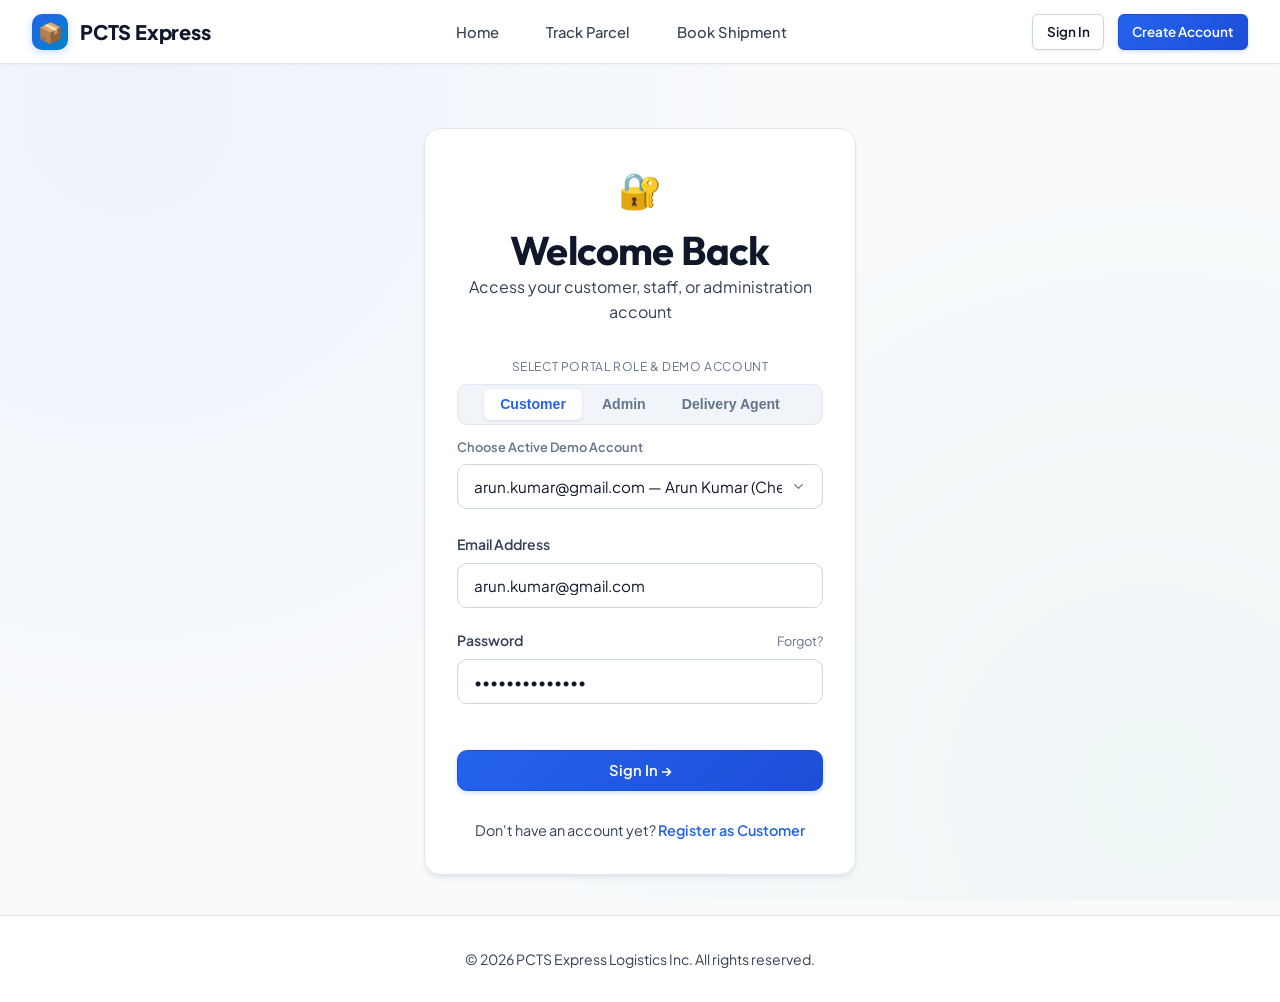
<file: frontend/login.html>
<!DOCTYPE html>
<html lang="en">
<head>
  <meta charset="UTF-8">
  <meta name="viewport" content="width=device-width, initial-scale=1.0">
  <title>Sign In — PCTS Logistics Portal</title>
  <meta name="description" content="Sign in to your PCTS account to track shipments, book couriers, or manage logistics operations.">
  <link rel="stylesheet" href="css/style.css">
  <link rel="preconnect" href="https://fonts.googleapis.com">
  <link rel="preconnect" href="https://fonts.gstatic.com" crossorigin>
</head>
<body>
  <!-- Navigation Header -->
  <header>
    <nav class="navbar" aria-label="Main Navigation">
      <a href="index.html" class="nav-brand" id="brandLink">
        <div class="brand-icon">📦</div>
        <span class="brand-title">PCTS Express</span>
      </a>

      <ul class="nav-links">
        <li><a href="index.html" class="nav-link" id="navHome">Home</a></li>
        <li><a href="track.html" class="nav-link" id="navTrack">Track Parcel</a></li>
        <li><a href="book_parcel.html" class="nav-link" id="navBook">Book Shipment</a></li>
      </ul>

      <div class="nav-auth">
        <a href="register.html" class="btn btn-outline btn-sm" id="navRegisterBtn">Create Account</a>
      </div>
    </nav>
  </header>

  <!-- Main Login Card Container -->
  <main class="container" style="max-width: 480px; margin-top: 1.5rem;">
    <div class="card" id="loginCard">
      <div style="text-align: center; margin-bottom: 2rem;">
        <div style="font-size: 2.2rem; margin-bottom: 0.5rem;">🔐</div>
        <h1>Welcome Back</h1>
        <p>Access your customer, staff, or administration account</p>
      </div>

      <!-- Quick Role Preset Selector for Convenience / Demo -->
      <div style="margin-bottom: 1.5rem; text-align: center;">
        <span style="font-size: 0.75rem; text-transform: uppercase; letter-spacing: 0.05em; color: var(--text-muted); display: block; margin-bottom: 0.5rem;">
          Select Portal Role & Demo Account
        </span>
        <div class="tabs" role="tablist" id="roleSelectorTabs" style="width: 100%; justify-content: center; margin-bottom: 0.75rem;">
          <button type="button" class="tab-btn active" id="roleCustomerBtn" onclick="selectRole('customer')">Customer</button>
          <button type="button" class="tab-btn" id="roleAdminBtn" onclick="selectRole('admin')">Admin</button>
          <button type="button" class="tab-btn" id="roleDeliveryBtn" onclick="selectRole('delivery')">Delivery Agent</button>
        </div>

        <div class="form-group" style="text-align: left; margin-bottom: 0.5rem;">
          <label class="form-label" for="accountPresetSelect" style="font-size: 0.8rem; color: var(--text-muted);">Choose Active Demo Account</label>
          <select id="accountPresetSelect" class="form-control" onchange="applyAccountPreset(this.value)">
            <!-- Options dynamically loaded by auth.js -->
          </select>
        </div>
      </div>

      <!-- Notification / Error Banner -->
      <div class="alert alert-danger" id="loginAlert" style="display: none;" role="alert">
        <span id="loginAlertText">Invalid credentials. Please verify your email and password.</span>
      </div>

      <!-- Unified Login Form -->
      <form id="loginForm" method="POST" novalidate>
        <div class="form-group">
          <label class="form-label" for="loginEmail">Email Address</label>
          <input 
            type="email" 
            id="loginEmail" 
            name="email" 
            class="form-control" 
            placeholder="e.g. arun.kumar@gmail.com" 
            value="arun.kumar@gmail.com"
            required 
            autocomplete="email"
          >
        </div>

        <div class="form-group">
          <div style="display: flex; justify-content: space-between; align-items: center; margin-bottom: 0.45rem;">
            <label class="form-label" for="loginPassword" style="margin-bottom: 0;">Password</label>
            <a href="#" style="font-size: 0.8rem; color: var(--text-muted);" id="forgotPasswordLink">Forgot?</a>
          </div>
          <input 
            type="password" 
            id="loginPassword" 
            name="password" 
            class="form-control" 
            placeholder="••••••••••••" 
            value="Customer@12345"
            required 
            autocomplete="current-password"
          >
        </div>

        <button type="submit" class="btn btn-primary btn-block" id="loginSubmitBtn" style="margin-top: 1.5rem;">
          Sign In &rarr;
        </button>
      </form>

      <div style="text-align: center; margin-top: 1.75rem; font-size: 0.9rem; color: var(--text-secondary);">
        Don't have an account yet? 
        <a href="register.html" style="font-weight: 600;" id="registerRedirectLink">Register as Customer</a>
      </div>
    </div>
  </main>

  <footer class="footer">
    <p>&copy; 2026 PCTS Express Logistics Inc. All rights reserved.</p>
  </footer>

  <script src="js/api.js?v=20261108-v3"></script>
  <script src="js/auth.js?v=20261108-v3"></script>
</body>
</html>
</file>
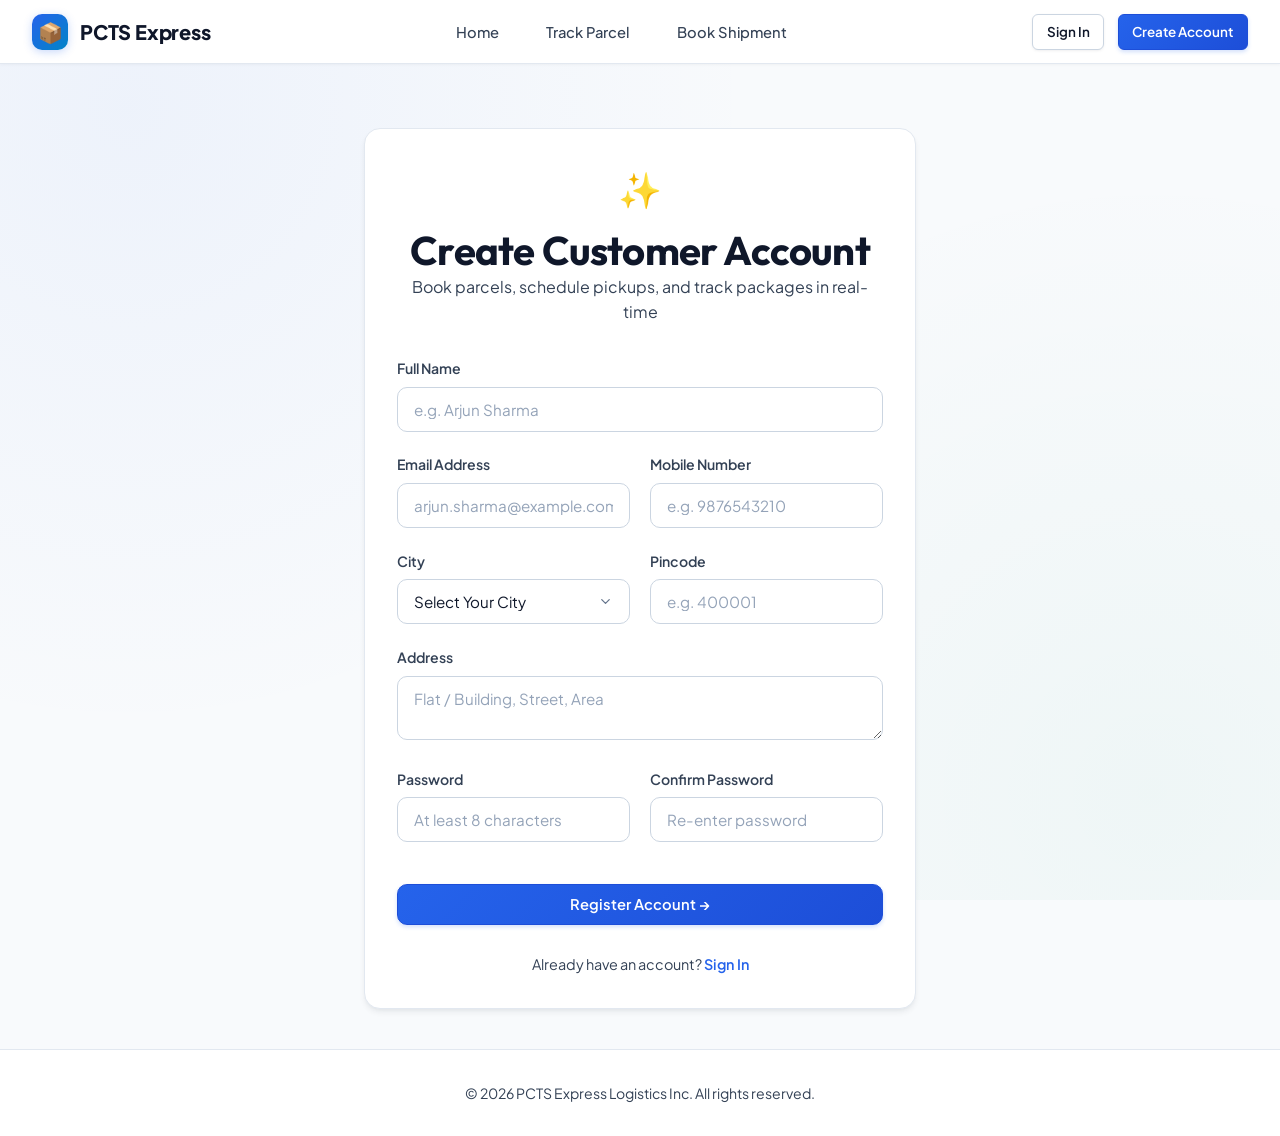
<file: frontend/register.html>
<!DOCTYPE html>
<html lang="en">
<head>
  <meta charset="UTF-8">
  <meta name="viewport" content="width=device-width, initial-scale=1.0">
  <title>Create Account — PCTS Express</title>
  <meta name="description" content="Register for a customer account on PCTS to book shipments and track your packages across India.">
  <link rel="stylesheet" href="css/style.css">
  <link rel="preconnect" href="https://fonts.googleapis.com">
  <link rel="preconnect" href="https://fonts.gstatic.com" crossorigin>
</head>
<body>
  <!-- Navigation Header -->
  <header>
    <nav class="navbar" aria-label="Main Navigation">
      <a href="index.html" class="nav-brand" id="brandLink">
        <div class="brand-icon">📦</div>
        <span class="brand-title">PCTS Express</span>
      </a>

      <ul class="nav-links">
        <li><a href="index.html" class="nav-link" id="navHome">Home</a></li>
        <li><a href="track.html" class="nav-link" id="navTrack">Track Parcel</a></li>
      </ul>

      <div class="nav-auth">
        <a href="login.html" class="btn btn-outline btn-sm" id="navLoginBtn">Sign In</a>
      </div>
    </nav>
  </header>

  <!-- Registration Card Container -->
  <main class="container" style="max-width: 600px; margin-top: 1.5rem;">
    <div class="card" id="registerCard">
      <div style="text-align: center; margin-bottom: 2rem;">
        <div style="font-size: 2.2rem; margin-bottom: 0.5rem;">✨</div>
        <h1>Create Customer Account</h1>
        <p>Book parcels, schedule pickups, and track packages in real-time</p>
      </div>

      <!-- Alert Banner -->
      <div class="alert alert-danger" id="registerAlert" style="display: none;" role="alert">
        <span id="registerAlertText">Please check your inputs and try again.</span>
      </div>

      <!-- Registration Form -->
      <form id="registerForm" method="POST" novalidate>
        <div class="form-group">
          <label class="form-label" for="regName">Full Name</label>
          <input 
            type="text" 
            id="regName" 
            name="name" 
            class="form-control" 
            placeholder="e.g. Arjun Sharma" 
            required
            autocomplete="name"
          >
        </div>

        <div class="form-row">
          <div class="form-group">
            <label class="form-label" for="regEmail">Email Address</label>
            <input 
              type="email" 
              id="regEmail" 
              name="email" 
              class="form-control" 
              placeholder="arjun.sharma@example.com" 
              required
              autocomplete="email"
            >
          </div>
          <div class="form-group">
            <label class="form-label" for="regPhone">Mobile Number</label>
            <input 
              type="tel" 
              id="regPhone" 
              name="phone" 
              class="form-control" 
              placeholder="e.g. 9876543210" 
              maxlength="10" 
              pattern="[0-9]{10}"
              required
              autocomplete="tel"
            >
          </div>
        </div>

        <div class="form-row">
          <div class="form-group">
            <label class="form-label" for="regCity">City</label>
            <select id="regCity" name="city" class="form-control" required>
              <option value="" disabled selected>Select Your City</option>
              <option value="Mumbai">Mumbai</option>
              <option value="Delhi">Delhi</option>
              <option value="Bengaluru">Bengaluru</option>
              <option value="Chennai">Chennai</option>
              <option value="Kolkata">Kolkata</option>
              <option value="Pune">Pune</option>
              <option value="Hyderabad">Hyderabad</option>
              <option value="Ahmedabad">Ahmedabad</option>
            </select>
          </div>
          <div class="form-group">
            <label class="form-label" for="regPincode">Pincode</label>
            <input 
              type="text" 
              id="regPincode" 
              name="pincode" 
              class="form-control" 
              placeholder="e.g. 400001" 
              maxlength="6"
            >
          </div>
        </div>

        <div class="form-group">
          <label class="form-label" for="regAddress">Address</label>
          <textarea 
            id="regAddress" 
            name="address" 
            class="form-control" 
            rows="2" 
            placeholder="Flat / Building, Street, Area" 
            required
          ></textarea>
        </div>

        <div class="form-row">
          <div class="form-group">
            <label class="form-label" for="regPassword">Password</label>
            <input 
              type="password" 
              id="regPassword" 
              name="password" 
              class="form-control" 
              placeholder="At least 8 characters" 
              required
              autocomplete="new-password"
            >
          </div>
          <div class="form-group">
            <label class="form-label" for="regConfirmPassword">Confirm Password</label>
            <input 
              type="password" 
              id="regConfirmPassword" 
              name="confirmPassword" 
              class="form-control" 
              placeholder="Re-enter password" 
              required
              autocomplete="new-password"
            >
          </div>
        </div>

        <button type="submit" class="btn btn-primary btn-block" id="registerSubmitBtn" style="margin-top: 1.25rem;">
          Register Account &rarr;
        </button>
      </form>

      <div style="text-align: center; margin-top: 1.75rem; font-size: 0.9rem; color: var(--text-secondary);">
        Already have an account? 
        <a href="login.html" style="font-weight: 600;" id="loginRedirectLink">Sign In</a>
      </div>
    </div>
  </main>

  <footer class="footer">
    <p>&copy; 2026 PCTS Express Logistics Inc. All rights reserved.</p>
  </footer>

  <script src="js/api.js?v=20261108-v3"></script>
  <script src="js/auth.js?v=20261108-v3"></script>
</body>
</html>
</file>
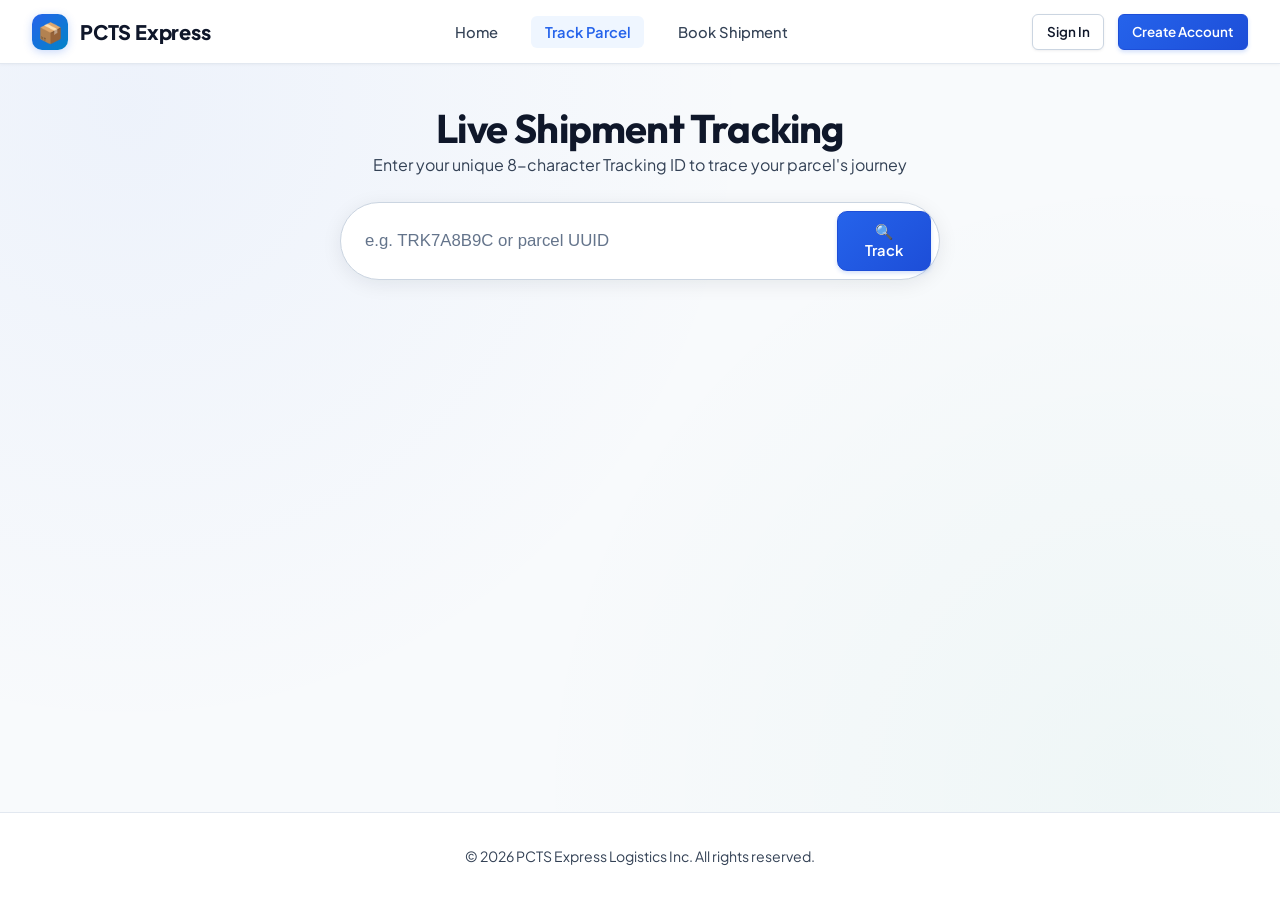
<file: frontend/track.html>
<!DOCTYPE html>
<html lang="en">

<head>
  <meta charset="UTF-8">
  <meta name="viewport" content="width=device-width, initial-scale=1.0">
  <title>Live Parcel Tracking — PCTS Express</title>
  <meta name="description"
    content="Track your package status in real-time with step-by-step progress and granular MongoDB event timeline logs.">
  <link rel="stylesheet" href="css/style.css">
  <link rel="preconnect" href="https://fonts.googleapis.com">
  <link rel="preconnect" href="https://fonts.gstatic.com" crossorigin>
</head>

<body>
  <!-- Navigation Header -->
  <header>
    <nav class="navbar" aria-label="Main Navigation">
      <a href="index.html" class="nav-brand" id="brandLink">
        <div class="brand-icon">📦</div>
        <span class="brand-title">PCTS Express</span>
      </a>

      <ul class="nav-links">
        <li><a href="index.html" class="nav-link" id="navHome">Home</a></li>
        <li><a href="track.html" class="nav-link active" id="navTrack">Track Parcel</a></li>
        <li><a href="book_parcel.html" class="nav-link" id="navBook">Book Shipment</a></li>
      </ul>

      <div class="nav-auth">
        <a href="login.html" class="btn btn-outline btn-sm" id="navLoginBtn">Sign In</a>
      </div>
    </nav>
  </header>

  <main class="container" style="max-width: 900px;">
    <!-- Page Header and Search Input -->
    <div style="text-align: center; margin-bottom: 2.5rem;">
      <h1>Live Shipment Tracking</h1>
      <p>Enter your unique 8-character Tracking ID to trace your parcel's journey</p>

      <form id="trackSearchForm" class="search-box" style="margin-top: 1.5rem;" role="search">
        <input type="text" id="trackSearchInput" name="id" placeholder="e.g. TRK7A8B9C or parcel UUID" required
          autocomplete="off" aria-label="Tracking ID Search">
        <button type="submit" class="btn btn-primary" id="trackSearchBtn">
          🔍 Track
        </button>
      </form>
    </div>

    <!-- Feedback Alerts -->
    <div class="alert alert-danger" id="trackErrorAlert" style="display: none;" role="alert">
      <span id="trackErrorMessage">No parcel found with the specified Tracking ID. Please double check the ID.</span>
    </div>

    <!-- Main Results Section (Visible when tracking details loaded) -->
    <div id="trackingResultContainer">
      <div class="alert alert-warning" id="trackingHistoryWarning" style="display: none;" role="alert"></div>

      <!-- Top Overview Card -->
      <section class="card" id="trackingOverviewCard" style="margin-bottom: 2rem;">
        <div
          style="display: flex; justify-content: space-between; align-items: flex-start; flex-wrap: wrap; gap: 1rem; border-bottom: 1px solid var(--border-subtle); padding-bottom: 1.25rem;">
          <div>
            <span
              style="font-size: 0.8rem; text-transform: uppercase; color: var(--text-muted); letter-spacing: 0.05em;">Tracking
              Number</span>
            <h2 id="displayTrackingId"
              style="font-family: var(--font-display); letter-spacing: 0.05em; color: var(--accent-cyan);">TRK7A8B9C
            </h2>
          </div>
          <div style="text-align: right;">
            <span
              style="font-size: 0.8rem; text-transform: uppercase; color: var(--text-muted); display: block; margin-bottom: 0.35rem;">Current
              Status</span>
            <div id="displayStatusBadge" class="badge badge-intransit">
              <span class="badge-dot"></span>
              <span id="statusBadgeText">In Transit</span>
            </div>
          </div>
        </div>

        <!-- Key Route Metadata Grid -->
        <div class="detail-grid" style="margin-top: 1.5rem;">
          <div class="detail-item">
            <div class="detail-label">Origin</div>
            <div class="detail-val" id="displayOrigin">Mumbai</div>
          </div>
          <div class="detail-item">
            <div class="detail-label">Destination</div>
            <div class="detail-val" id="displayDestination">Delhi</div>
          </div>
          <div class="detail-item">
            <div class="detail-label">Current Checkpoint</div>
            <div class="detail-val" id="displayLocation">Ahmedabad Hub</div>
          </div>
          <div class="detail-item">
            <div class="detail-label">Weight & Category</div>
            <div class="detail-val" id="displayWeightCategory">2.5 kg &bull; Electronics</div>
          </div>
        </div>

        <!-- Step-by-Step Horizontal Progress Bar -->
        <div class="step-wizard" id="stepWizard" aria-label="Delivery Progress Steps">
          <div class="step-item completed" id="stepBooked">
            <div class="step-circle">1</div>
            <div class="step-label">Booked</div>
          </div>
          <div class="step-item completed" id="stepPickedUp">
            <div class="step-circle">2</div>
            <div class="step-label">Picked Up</div>
          </div>
          <div class="step-item current" id="stepInTransit">
            <div class="step-circle">3</div>
            <div class="step-label">In Transit</div>
          </div>
          <div class="step-item" id="stepOutForDelivery">
            <div class="step-circle">4</div>
            <div class="step-label">Out for Delivery</div>
          </div>
          <div class="step-item" id="stepDelivered">
            <div class="step-circle">5</div>
            <div class="step-label">Delivered</div>
          </div>
        </div>
      </section>

      <!-- Payment & Billing Information Card -->
      <section class="card" id="paymentStatusCard" style="margin-bottom: 2rem;">
        <div style="display: flex; justify-content: space-between; align-items: center; flex-wrap: wrap; gap: 1rem;">
          <div>
            <span
              style="font-size: 0.8rem; text-transform: uppercase; color: var(--text-muted); letter-spacing: 0.05em;">Payment
              Details</span>
            <div style="display: flex; align-items: baseline; gap: 0.75rem; margin-top: 0.25rem;">
              <h3 id="displayPaymentAmount" style="color: var(--accent-emerald); font-size: 1.5rem; margin-bottom: 0;">
                ₹50.00</h3>
              <span id="displayPaymentMethod" style="font-size: 0.9rem; color: var(--text-secondary);">via Cash on
                Delivery</span>
            </div>
          </div>
          <div style="display: flex; align-items: center; gap: 0.75rem;">
            <div id="displayPaymentBadge" class="badge badge-failed">
              <span class="badge-dot"></span>
              <span id="paymentBadgeText">PENDING</span>
            </div>
            <button type="button" class="btn btn-primary btn-sm" id="btnPayOnlineModal" style="display: none;"
              onclick="openTrackPayModal()">
              💳 Pay Online Now
            </button>
          </div>
        </div>
      </section>

      <!-- Chronological Checkpoint Logs (MongoDB Audit Events) -->
      <section class="card" id="timelineSection">
        <h3 style="display: flex; align-items: center; gap: 0.5rem; margin-bottom: 0.5rem;">
          <span>📋</span> Checkpoint History & Event Logs
        </h3>
        <p style="font-size: 0.88rem; color: var(--text-secondary); margin-bottom: 1.5rem;">
          Immutable audit events captured in real-time by PCTS distributed hubs.
        </p>

        <div class="timeline" id="trackingTimeline">
          <!-- Sample timeline items for initial render / demo -->
          <div class="timeline-item active">
            <div class="timeline-dot"></div>
            <div class="timeline-title">Arrived at Transit Sorting Hub</div>
            <div class="timeline-meta">Ahmedabad Sort Facility &bull; Today, 10:45 AM</div>
            <div class="timeline-notes">Package scanned into inter-city container dispatch for Northern sector.</div>
          </div>

          <div class="timeline-item">
            <div class="timeline-dot"></div>
            <div class="timeline-title">Departed Origin Facility</div>
            <div class="timeline-meta">Mumbai Central Warehouse &bull; Yesterday, 08:30 PM</div>
            <div class="timeline-notes">Dispatched via logistics carrier truck MH-04-AB-1234.</div>
          </div>

          <div class="timeline-item">
            <div class="timeline-dot"></div>
            <div class="timeline-title">Package Picked Up</div>
            <div class="timeline-meta">Bandra West, Mumbai &bull; Yesterday, 03:15 PM</div>
            <div class="timeline-notes">Collected by delivery executive Ravi Kumar.</div>
          </div>

          <div class="timeline-item">
            <div class="timeline-dot"></div>
            <div class="timeline-title">Shipment Order Created</div>
            <div class="timeline-meta">Online Booking &bull; Yesterday, 11:20 AM</div>
            <div class="timeline-notes">Tracking ID generated and assigned to sender Arjun Sharma.</div>
          </div>
        </div>
      </section>

    </div>
  </main>

  <!-- Online Payment Modal Dialog -->
  <div class="modal-backdrop" id="trackPayModal" role="dialog" aria-modal="true" aria-labelledby="trackPayTitle">
    <div class="modal-content" style="max-width: 460px;">
      <div class="modal-header">
        <h3 class="modal-title" id="trackPayTitle">Pay Delivery Charge</h3>
        <button type="button" class="modal-close" onclick="closeTrackPayModal()"
          aria-label="Close Modal">&times;</button>
      </div>
      <form id="trackPayForm">
        <div class="modal-body">
          <div style="text-align: center; margin-bottom: 1.25rem;">
            <span style="font-size: 0.85rem; color: var(--text-secondary);">Total Outstanding Bill</span>
            <div id="modalPayAmountDisplay" style="font-size: 2.2rem; font-weight: 800; color: var(--accent-emerald);">
              ₹50.00</div>
          </div>

          <div class="form-group">
            <label class="form-label" for="trackPayMethodSelect">Select Payment Method</label>
            <select id="trackPayMethodSelect" class="form-control" required onchange="toggleTrackPayOption(this.value)">
              <option value="UPI">Instant UPI (GPay / PhonePe / Paytm)</option>
              <option value="Card">Credit / Debit Card</option>
              <option value="Net Banking">Net Banking</option>
            </select>
          </div>

          <div id="trackUpiBox" class="form-group">
            <label class="form-label" for="trackUpiId">UPI VPA</label>
            <input type="text" id="trackUpiId" class="form-control" placeholder="yourname@upi"
              value="customer@okhdfcbank">
          </div>

          <div id="trackCardBox" class="form-group" style="display: none;">
            <label class="form-label" for="trackCardNumber">Card Number</label>
            <input type="text" id="trackCardNumber" class="form-control" placeholder="4532 •••• •••• 8892"
              value="4532 8812 3421 9901">
            <div style="display: grid; grid-template-columns: 1fr 1fr; gap: 0.5rem; margin-top: 0.5rem;">
              <input type="text" class="form-control" placeholder="MM/YY" value="08/29">
              <input type="password" class="form-control" placeholder="CVV" value="123">
            </div>
          </div>
        </div>
        <div class="modal-footer">
          <button type="button" class="btn btn-outline" onclick="closeTrackPayModal()">Cancel</button>
          <button type="submit" class="btn btn-primary" id="btnConfirmOnlinePay">Authorize &amp; Pay Now 🔒</button>
        </div>
      </form>
    </div>
  </div>

  <footer class="footer">
    <p>&copy; 2026 PCTS Express Logistics Inc. All rights reserved.</p>
  </footer>

  <script src="js/api.js?v=20261108-v3"></script>
  <script src="js/track.js?v=20261108-v3"></script>
</body>

</html>
</file>
<file: frontend/css/style.css>
/* ==========================================================================
   PCTS Master Design System — style.css
   Parcel and Courier Tracking System
   Clean Modern White Theme & Professional Logistics Mixed Accents
   ========================================================================== */

@import url('https://fonts.googleapis.com/css2?family=Outfit:wght@300;400;500;600;700;800&family=Plus+Jakarta+Sans:wght@400;500;600;700&display=swap');

:root {
  /* Color Palette — Modern Clean White & Slate with Vibrant Professional Accents */
  --bg-main: #f8fafc;
  --bg-surface: #ffffff;
  --bg-card: #ffffff;
  --bg-card-hover: #f1f5f9;
  --border-subtle: #e2e8f0;
  --border-focus: #2563eb;

  --primary: #2563eb;
  --primary-hover: #1d4ed8;
  --primary-light: #3b82f6;
  --primary-glow: rgba(37, 99, 235, 0.15);

  --accent-cyan: #0284c7;
  --accent-emerald: #059669;
  --accent-amber: #d97706;
  --accent-rose: #e11d48;
  --accent-purple: #7c3aed;
  --accent-indigo: #4f46e5;

  --text-primary: #0f172a;
  --text-secondary: #334155;
  --text-muted: #64748b;

  /* Typography */
  --font-display: 'Outfit', sans-serif;
  --font-body: 'Plus Jakarta Sans', sans-serif;

  /* Shadows & Elevation */
  --shadow-sm: 0 1px 3px 0 rgba(15, 23, 42, 0.06), 0 1px 2px -1px rgba(15, 23, 42, 0.04);
  --shadow-md: 0 4px 6px -1px rgba(15, 23, 42, 0.07), 0 2px 4px -2px rgba(15, 23, 42, 0.05);
  --shadow-lg: 0 10px 15px -3px rgba(15, 23, 42, 0.08), 0 4px 6px -4px rgba(15, 23, 42, 0.04);
  --shadow-xl: 0 20px 25px -5px rgba(15, 23, 42, 0.08), 0 8px 10px -6px rgba(15, 23, 42, 0.04);
  --glass-blur: blur(12px);
  --radius-sm: 6px;
  --radius-md: 10px;
  --radius-lg: 16px;
  --radius-full: 9999px;

  --transition-fast: 0.15s ease;
  --transition-normal: 0.25s ease;
}

/* Reset & Global */
* {
  box-sizing: border-box;
  margin: 0;
  padding: 0;
}

body {
  background-color: var(--bg-main);
  background-image:
    radial-gradient(circle at 10% 12%, rgba(37, 99, 235, 0.05) 0%, transparent 45%),
    radial-gradient(circle at 90% 88%, rgba(5, 150, 105, 0.04) 0%, transparent 45%);
  background-attachment: fixed;
  color: var(--text-primary);
  font-family: var(--font-body);
  line-height: 1.6;
  min-height: 100vh;
  display: flex;
  flex-direction: column;
  -webkit-font-smoothing: antialiased;
}

/* Typography Hierarchy */
h1, h2, h3, h4, .brand-logo {
  font-family: var(--font-display);
  font-weight: 700;
  letter-spacing: -0.02em;
  color: var(--text-primary);
}

h1 {
  font-size: 2.5rem;
  line-height: 1.2;
}

h2 {
  font-size: 1.75rem;
  line-height: 1.25;
}

h3 {
  font-size: 1.3rem;
}

p {
  color: var(--text-secondary);
}

a {
  color: var(--primary);
  text-decoration: none;
  transition: color var(--transition-fast);
}

a:hover {
  color: var(--primary-hover);
}

/* Top Navigation Bar */
.navbar {
  position: sticky;
  top: 0;
  z-index: 1000;
  background: rgba(255, 255, 255, 0.96);
  backdrop-filter: var(--glass-blur);
  border-bottom: 1px solid var(--border-subtle);
  padding: 0.85rem 2rem;
  display: flex;
  align-items: center;
  justify-content: space-between;
  box-shadow: 0 1px 3px 0 rgba(15, 23, 42, 0.04);
}

.nav-brand {
  display: flex;
  align-items: center;
  gap: 0.75rem;
  text-decoration: none;
}

.brand-icon {
  width: 36px;
  height: 36px;
  background: linear-gradient(135deg, var(--primary) 0%, var(--accent-cyan) 100%);
  border-radius: 10px;
  display: flex;
  align-items: center;
  justify-content: center;
  font-size: 1.25rem;
  color: #ffffff;
  box-shadow: 0 2px 8px rgba(37, 99, 235, 0.25);
}

.brand-title {
  font-size: 1.25rem;
  font-weight: 800;
  color: #0f172a;
  letter-spacing: -0.01em;
}

.nav-links {
  display: flex;
  align-items: center;
  gap: 1.25rem;
  list-style: none;
}

.nav-link {
  font-size: 0.92rem;
  font-weight: 500;
  color: var(--text-secondary);
  padding: 0.45rem 0.85rem;
  border-radius: var(--radius-sm);
  transition: all var(--transition-fast);
}

.nav-link:hover {
  color: var(--primary);
  background: #f1f5f9;
}

.nav-link.active {
  color: var(--primary);
  background: #eff6ff;
  font-weight: 600;
}

.nav-auth {
  display: flex;
  align-items: center;
  gap: 0.85rem;
}

/* User Badge Pill */
.user-badge-pill {
  display: inline-flex;
  align-items: center;
  gap: 0.45rem;
  background: #f1f5f9;
  border: 1px solid #e2e8f0;
  border-radius: var(--radius-full);
  padding: 0.35rem 0.85rem;
  font-size: 0.84rem;
  color: var(--text-secondary);
}

.user-badge-pill strong {
  color: #0f172a;
}

/* Buttons */
.btn {
  display: inline-flex;
  align-items: center;
  justify-content: center;
  gap: 0.5rem;
  padding: 0.65rem 1.35rem;
  font-family: var(--font-body);
  font-size: 0.92rem;
  font-weight: 600;
  border-radius: var(--radius-md);
  border: 1px solid transparent;
  cursor: pointer;
  transition: all var(--transition-normal);
  text-decoration: none;
}

.btn-primary {
  background: linear-gradient(135deg, var(--primary) 0%, var(--primary-hover) 100%);
  color: #ffffff;
  border-color: var(--primary-hover);
  box-shadow: 0 2px 4px rgba(37, 99, 235, 0.2);
}

.btn-primary:hover {
  background: linear-gradient(135deg, var(--primary-hover) 0%, #1e40af 100%);
  transform: translateY(-1px);
  box-shadow: 0 4px 12px rgba(37, 99, 235, 0.3);
  color: #ffffff;
}

.btn-outline {
  background: #ffffff;
  border-color: #cbd5e1;
  color: var(--text-primary);
  box-shadow: var(--shadow-sm);
}

.btn-outline:hover {
  background: #f8fafc;
  border-color: #94a3b8;
  color: var(--primary);
}

.btn-success {
  background: linear-gradient(135deg, var(--accent-emerald) 0%, #047857 100%);
  color: #ffffff;
  border-color: #047857;
  box-shadow: 0 2px 6px rgba(5, 150, 105, 0.2);
}

.btn-success:hover {
  background: linear-gradient(135deg, #047857 0%, #065f46 100%);
  transform: translateY(-1px);
  box-shadow: 0 4px 12px rgba(5, 150, 105, 0.3);
  color: #ffffff;
}

.btn-sm {
  padding: 0.4rem 0.85rem;
  font-size: 0.84rem;
  border-radius: var(--radius-sm);
}

.btn-block {
  width: 100%;
}

/* Containers & Cards */
.container {
  max-width: 1200px;
  margin: 0 auto;
  padding: 2.5rem 1.5rem;
  width: 100%;
}

.card {
  background: #ffffff;
  border: 1px solid var(--border-subtle);
  border-radius: var(--radius-lg);
  padding: 2rem;
  box-shadow: var(--shadow-md);
  transition: all var(--transition-normal);
}

.card:hover {
  border-color: #cbd5e1;
  box-shadow: var(--shadow-lg);
}

/* Hero Section */
.hero {
  text-align: center;
  padding: 4.5rem 1rem 3rem;
  max-width: 850px;
  margin: 0 auto;
}

.hero-badge {
  display: inline-flex;
  align-items: center;
  gap: 0.5rem;
  background: #eff6ff;
  border: 1px solid #bfdbfe;
  color: var(--primary);
  font-size: 0.82rem;
  font-weight: 700;
  padding: 0.35rem 1rem;
  border-radius: var(--radius-full);
  margin-bottom: 1.5rem;
  text-transform: uppercase;
  letter-spacing: 0.05em;
}

.hero-title {
  margin-bottom: 1.25rem;
  color: #0f172a;
}

.gradient-text {
  background: linear-gradient(135deg, #0f172a 30%, #2563eb 70%, #0284c7 100%);
  -webkit-background-clip: text;
  -webkit-text-fill-color: transparent;
}

.hero-subtitle {
  font-size: 1.15rem;
  color: var(--text-secondary);
  margin-bottom: 2.5rem;
}

/* Search / Tracking Bar */
.search-box {
  background: #ffffff;
  border: 1px solid #cbd5e1;
  border-radius: var(--radius-full);
  padding: 0.5rem 0.5rem 0.5rem 1.5rem;
  display: flex;
  align-items: center;
  box-shadow: 0 4px 20px rgba(15, 23, 42, 0.08);
  transition: all var(--transition-normal);
  max-width: 600px;
  margin: 0 auto;
}

.search-box:focus-within {
  border-color: var(--primary);
  box-shadow: 0 0 0 3px rgba(37, 99, 235, 0.15);
}

.search-box input {
  background: transparent;
  border: none;
  outline: none;
  color: #0f172a;
  font-size: 1.05rem;
  width: 100%;
}

.search-box input::placeholder {
  color: var(--text-muted);
}

/* Form Styles */
.form-group {
  margin-bottom: 1.35rem;
}

.form-label {
  display: block;
  font-size: 0.88rem;
  font-weight: 600;
  color: var(--text-secondary);
  margin-bottom: 0.45rem;
}

.form-control {
  width: 100%;
  background: #ffffff;
  border: 1px solid #cbd5e1;
  border-radius: var(--radius-md);
  padding: 0.75rem 1rem;
  color: var(--text-primary);
  font-family: var(--font-body);
  font-size: 0.95rem;
  transition: all var(--transition-fast);
  outline: none;
}

.form-control:focus {
  border-color: var(--primary);
  background: #ffffff;
  box-shadow: 0 0 0 3px rgba(37, 99, 235, 0.15);
}

.form-control::placeholder {
  color: #94a3b8;
}

select.form-control {
  appearance: none;
  background-image: url("data:image/svg+xml;charset=UTF-8,%3csvg xmlns='http://www.w3.org/2000/svg' viewBox='0 0 24 24' fill='none' stroke='%2364748b' stroke-width='2' stroke-linecap='round' stroke-linejoin='round'%3e%3cpolyline points='6 9 12 15 18 9'%3e%3c/polyline%3e%3c/svg%3e");
  background-repeat: no-repeat;
  background-position: right 1rem center;
  background-size: 1em;
  padding-right: 2.5rem;
}

.form-row {
  display: grid;
  grid-template-columns: 1fr 1fr;
  gap: 1.25rem;
}

@media (max-width: 640px) {
  .form-row {
    grid-template-columns: 1fr;
  }
}

/* Status Badges */
.badge {
  display: inline-flex;
  align-items: center;
  gap: 0.4rem;
  font-size: 0.76rem;
  font-weight: 700;
  padding: 0.25rem 0.75rem;
  border-radius: var(--radius-full);
  text-transform: uppercase;
  letter-spacing: 0.04em;
}

.badge-dot {
  width: 6px;
  height: 6px;
  border-radius: 50%;
}

.badge-booked {
  background: #eff6ff;
  color: #1d4ed8;
  border: 1px solid #bfdbfe;
}
.badge-booked .badge-dot { background: #2563eb; }

.badge-pickedup {
  background: #ecfeff;
  color: #0e7490;
  border: 1px solid #a5f3fc;
}
.badge-pickedup .badge-dot { background: #0891b2; }

.badge-intransit {
  background: #fffbeb;
  color: #b45309;
  border: 1px solid #fde68a;
}
.badge-intransit .badge-dot { background: #d97706; }

.badge-outfordelivery {
  background: #f5f3ff;
  color: #6d28d9;
  border: 1px solid #ddd6fe;
}
.badge-outfordelivery .badge-dot { background: #7c3aed; }

.badge-delivered {
  background: #ecfdf5;
  color: #047857;
  border: 1px solid #a7f3d0;
}
.badge-delivered .badge-dot { background: #059669; }

.badge-failed {
  background: #fff1f2;
  color: #be123c;
  border: 1px solid #fecdd3;
}
.badge-failed .badge-dot { background: #e11d48; }

/* Tables */
.table-responsive {
  overflow-x: auto;
  width: 100%;
  border: 1px solid var(--border-subtle);
  border-radius: var(--radius-md);
  background: #ffffff;
}

.table {
  width: 100%;
  border-collapse: collapse;
  text-align: left;
}

.table th {
  background: #f8fafc;
  color: #475569;
  font-size: 0.78rem;
  font-weight: 700;
  text-transform: uppercase;
  letter-spacing: 0.05em;
  padding: 0.9rem 1.2rem;
  border-bottom: 2px solid var(--border-subtle);
}

.table td {
  padding: 1rem 1.2rem;
  border-bottom: 1px solid #f1f5f9;
  color: var(--text-primary);
  font-size: 0.92rem;
  vertical-align: middle;
  background: #ffffff;
}

.table tr:hover td {
  background: #f8fafc;
}

/* Metric / Stat Card */
.stat-grid {
  display: grid;
  grid-template-columns: repeat(auto-fit, minmax(220px, 1fr));
  gap: 1.25rem;
  margin-bottom: 2rem;
}

.stat-card {
  background: #ffffff;
  border: 1px solid var(--border-subtle);
  border-radius: var(--radius-md);
  padding: 1.5rem;
  display: flex;
  flex-direction: column;
  box-shadow: var(--shadow-sm);
  transition: all var(--transition-normal);
}

.stat-card:hover {
  box-shadow: var(--shadow-md);
  border-color: #cbd5e1;
}

.stat-label {
  font-size: 0.8rem;
  font-weight: 600;
  color: var(--text-muted);
  text-transform: uppercase;
  letter-spacing: 0.04em;
  margin-bottom: 0.35rem;
}

.stat-value {
  font-family: var(--font-display);
  font-size: 2.1rem;
  font-weight: 700;
  color: #0f172a;
}

/* Timeline Components */
.timeline {
  position: relative;
  padding-left: 2rem;
  margin-top: 1.5rem;
}

.timeline::before {
  content: '';
  position: absolute;
  left: 7px;
  top: 8px;
  bottom: 8px;
  width: 2px;
  background: #cbd5e1;
}

.timeline-item {
  position: relative;
  padding-bottom: 1.85rem;
}

.timeline-item:last-child {
  padding-bottom: 0;
}

.timeline-dot {
  position: absolute;
  left: -2rem;
  top: 4px;
  width: 16px;
  height: 16px;
  border-radius: 50%;
  background: #ffffff;
  border: 3px solid var(--primary);
  box-shadow: 0 0 0 3px rgba(37, 99, 235, 0.15);
}

.timeline-item.active .timeline-dot {
  border-color: var(--accent-emerald);
  box-shadow: 0 0 0 3px rgba(5, 150, 105, 0.2);
}

.timeline-title {
  font-size: 1.05rem;
  font-weight: 700;
  margin-bottom: 0.2rem;
  color: #0f172a;
}

.timeline-meta {
  font-size: 0.82rem;
  color: var(--text-muted);
  margin-bottom: 0.35rem;
}

.timeline-notes {
  font-size: 0.9rem;
  color: var(--text-secondary);
}

/* Alert Boxes */
.alert {
  padding: 1rem 1.25rem;
  border-radius: var(--radius-md);
  margin-bottom: 1.25rem;
  font-size: 0.92rem;
  display: flex;
  align-items: center;
  gap: 0.75rem;
}

.alert-warning {
  background: #fffbeb;
  border: 1px solid #fde68a;
  color: #92400e;
}

.alert-danger {
  background: #fef2f2;
  border: 1px solid #fecdd3;
  color: #991b1b;
}

.alert-success {
  background: #f0fdf4;
  border: 1px solid #bbf7d0;
  color: #166534;
}

/* Footer */
.footer {
  margin-top: auto;
  border-top: 1px solid var(--border-subtle);
  background: #ffffff;
  padding: 2rem;
  text-align: center;
  font-size: 0.88rem;
  color: var(--text-muted);
}

/* Feature & Pricing Grids */
.features-grid {
  display: grid;
  grid-template-columns: repeat(auto-fit, minmax(260px, 1fr));
  gap: 1.5rem;
  margin-top: 3.5rem;
  margin-bottom: 3.5rem;
}

.feature-card {
  background: #ffffff;
  border: 1px solid var(--border-subtle);
  border-radius: var(--radius-lg);
  padding: 1.75rem;
  transition: all var(--transition-normal);
  display: flex;
  flex-direction: column;
  gap: 0.85rem;
  box-shadow: var(--shadow-sm);
}

.feature-card:hover {
  transform: translateY(-3px);
  border-color: #cbd5e1;
  box-shadow: var(--shadow-lg);
}

.feature-icon {
  width: 48px;
  height: 48px;
  border-radius: var(--radius-md);
  display: flex;
  align-items: center;
  justify-content: center;
  font-size: 1.5rem;
  background: #eff6ff;
  border: 1px solid #bfdbfe;
  color: var(--primary);
}

.pricing-grid {
  display: grid;
  grid-template-columns: repeat(auto-fit, minmax(220px, 1fr));
  gap: 1.25rem;
  margin: 1.5rem 0;
}

.pricing-card {
  background: #ffffff;
  border: 1px solid var(--border-subtle);
  border-radius: var(--radius-md);
  padding: 1.25rem;
  text-align: center;
  box-shadow: var(--shadow-sm);
}

.pricing-rate {
  font-family: var(--font-display);
  font-size: 1.75rem;
  font-weight: 700;
  color: var(--primary);
  margin: 0.5rem 0 0.25rem;
}

/* Step Wizard / Tracker */
.step-wizard {
  display: flex;
  justify-content: space-between;
  align-items: center;
  position: relative;
  margin: 2.5rem 0;
}

.step-wizard::before {
  content: '';
  position: absolute;
  top: 20px;
  left: 20px;
  right: 20px;
  height: 3px;
  background: #e2e8f0;
  z-index: 1;
}

.step-item {
  position: relative;
  z-index: 2;
  display: flex;
  flex-direction: column;
  align-items: center;
  text-align: center;
  flex: 1;
}

.step-circle {
  width: 42px;
  height: 42px;
  border-radius: 50%;
  background: #ffffff;
  border: 3px solid #cbd5e1;
  display: flex;
  align-items: center;
  justify-content: center;
  font-weight: 700;
  font-size: 0.95rem;
  color: #64748b;
  transition: all var(--transition-normal);
  margin-bottom: 0.5rem;
}

.step-item.completed .step-circle {
  background: var(--accent-emerald);
  border-color: var(--accent-emerald);
  color: #ffffff;
  box-shadow: 0 0 10px rgba(5, 150, 105, 0.3);
}

.step-item.current .step-circle {
  background: var(--primary);
  border-color: var(--primary);
  color: #ffffff;
  box-shadow: 0 0 0 4px rgba(37, 99, 235, 0.2);
}

.step-label {
  font-size: 0.85rem;
  font-weight: 600;
  color: var(--text-secondary);
}

.step-item.completed .step-label,
.step-item.current .step-label {
  color: #0f172a;
}

/* Modal Dialog */
.modal-backdrop {
  position: fixed;
  inset: 0;
  background: rgba(15, 23, 42, 0.6);
  backdrop-filter: blur(4px);
  z-index: 2000;
  display: none;
  align-items: center;
  justify-content: center;
  padding: 1rem;
}

.modal-backdrop.active {
  display: flex;
}

.modal-content {
  background: #ffffff;
  border: 1px solid #cbd5e1;
  border-radius: var(--radius-lg);
  max-width: 540px;
  width: 100%;
  box-shadow: 0 25px 50px -12px rgba(15, 23, 42, 0.25);
  overflow: hidden;
  animation: modalIn 0.2s ease-out;
}

@keyframes modalIn {
  from { opacity: 0; transform: scale(0.95) translateY(10px); }
  to { opacity: 1; transform: scale(1) translateY(0); }
}

.modal-header {
  padding: 1.25rem 1.5rem;
  background: #f8fafc;
  border-bottom: 1px solid var(--border-subtle);
  display: flex;
  align-items: center;
  justify-content: space-between;
}

.modal-title {
  font-size: 1.2rem;
  font-weight: 700;
  color: #0f172a;
}

.modal-close {
  background: transparent;
  border: none;
  color: var(--text-muted);
  font-size: 1.5rem;
  cursor: pointer;
  line-height: 1;
}

.modal-close:hover {
  color: #0f172a;
}

.modal-body {
  padding: 1.5rem;
}

.modal-footer {
  padding: 1rem 1.5rem;
  border-top: 1px solid var(--border-subtle);
  display: flex;
  justify-content: flex-end;
  gap: 0.75rem;
  background: #f8fafc;
}

/* Tabs & Filter Bar */
.filter-bar {
  display: flex;
  flex-wrap: wrap;
  gap: 0.75rem;
  align-items: center;
  justify-content: space-between;
  margin-bottom: 1.5rem;
}

.tabs {
  display: inline-flex;
  background: #f1f5f9;
  border: 1px solid var(--border-subtle);
  border-radius: var(--radius-md);
  padding: 0.25rem;
  gap: 0.25rem;
}

.tab-btn {
  padding: 0.45rem 1rem;
  font-size: 0.88rem;
  font-weight: 600;
  border: none;
  background: transparent;
  color: #64748b;
  border-radius: var(--radius-sm);
  cursor: pointer;
  transition: all var(--transition-fast);
}

.tab-btn:hover {
  color: #0f172a;
}

.tab-btn.active {
  background: #ffffff;
  color: var(--primary);
  box-shadow: 0 1px 3px rgba(0, 0, 0, 0.1);
}

/* Info Detail Grid */
.detail-grid {
  display: grid;
  grid-template-columns: repeat(auto-fit, minmax(200px, 1fr));
  gap: 1.25rem;
  margin: 1.25rem 0;
}

.detail-item {
  background: #f8fafc;
  border: 1px solid var(--border-subtle);
  border-radius: var(--radius-md);
  padding: 1rem;
}

.detail-label {
  font-size: 0.75rem;
  font-weight: 600;
  text-transform: uppercase;
  color: var(--text-muted);
  letter-spacing: 0.05em;
  margin-bottom: 0.25rem;
}

.detail-val {
  font-size: 1.05rem;
  font-weight: 600;
  color: #0f172a;
}
</file>
